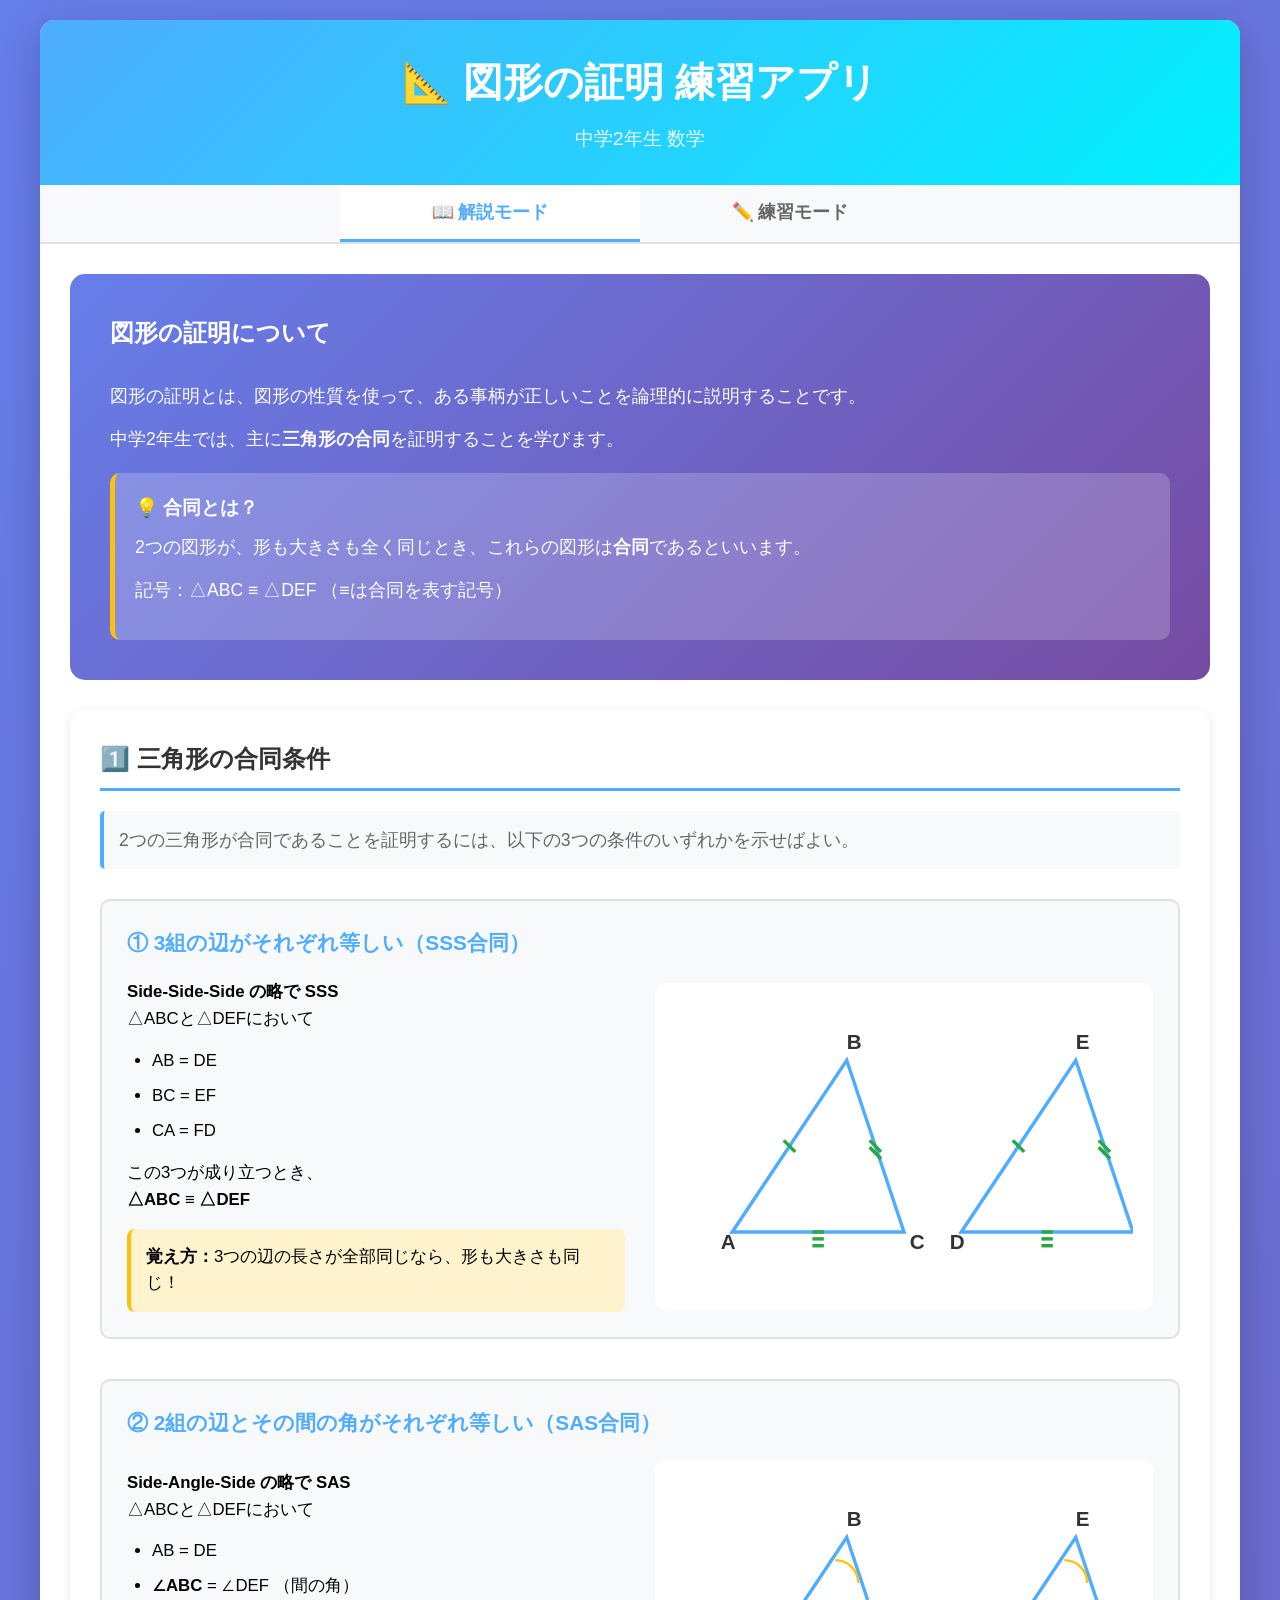
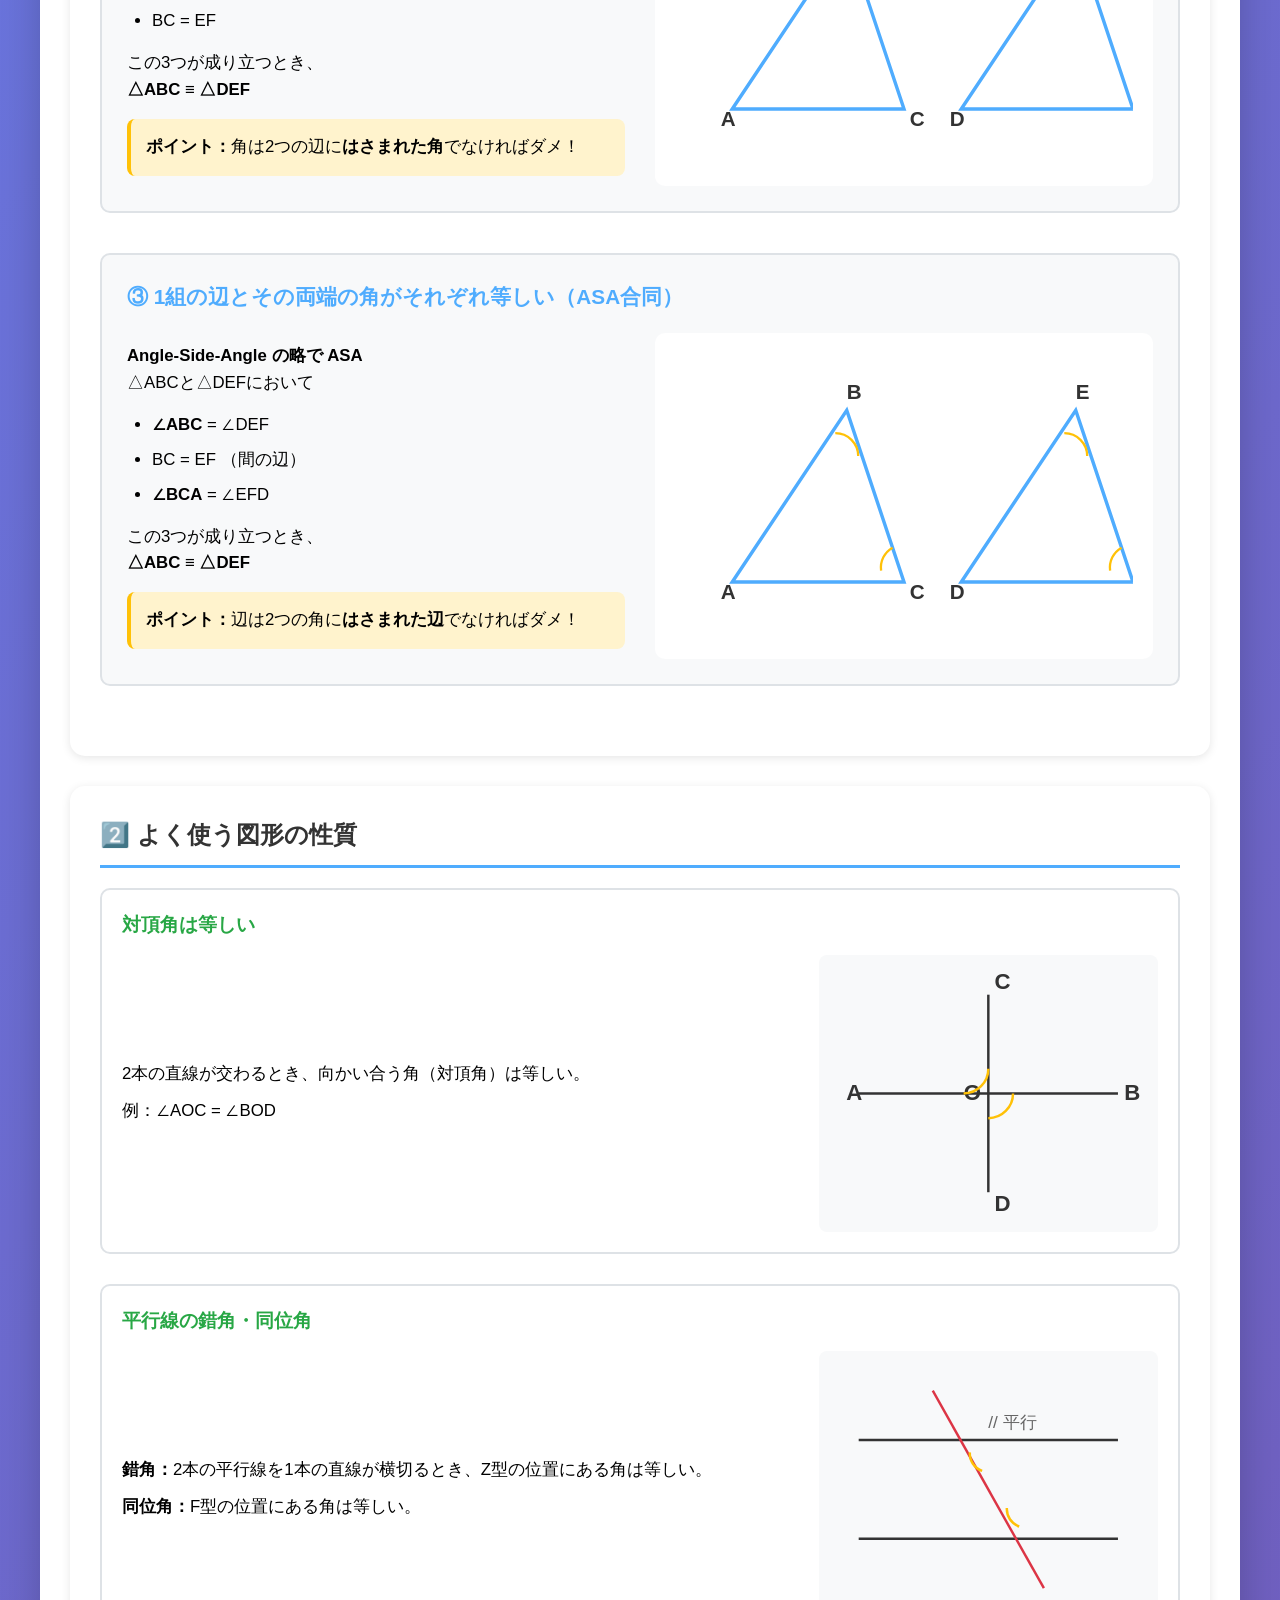
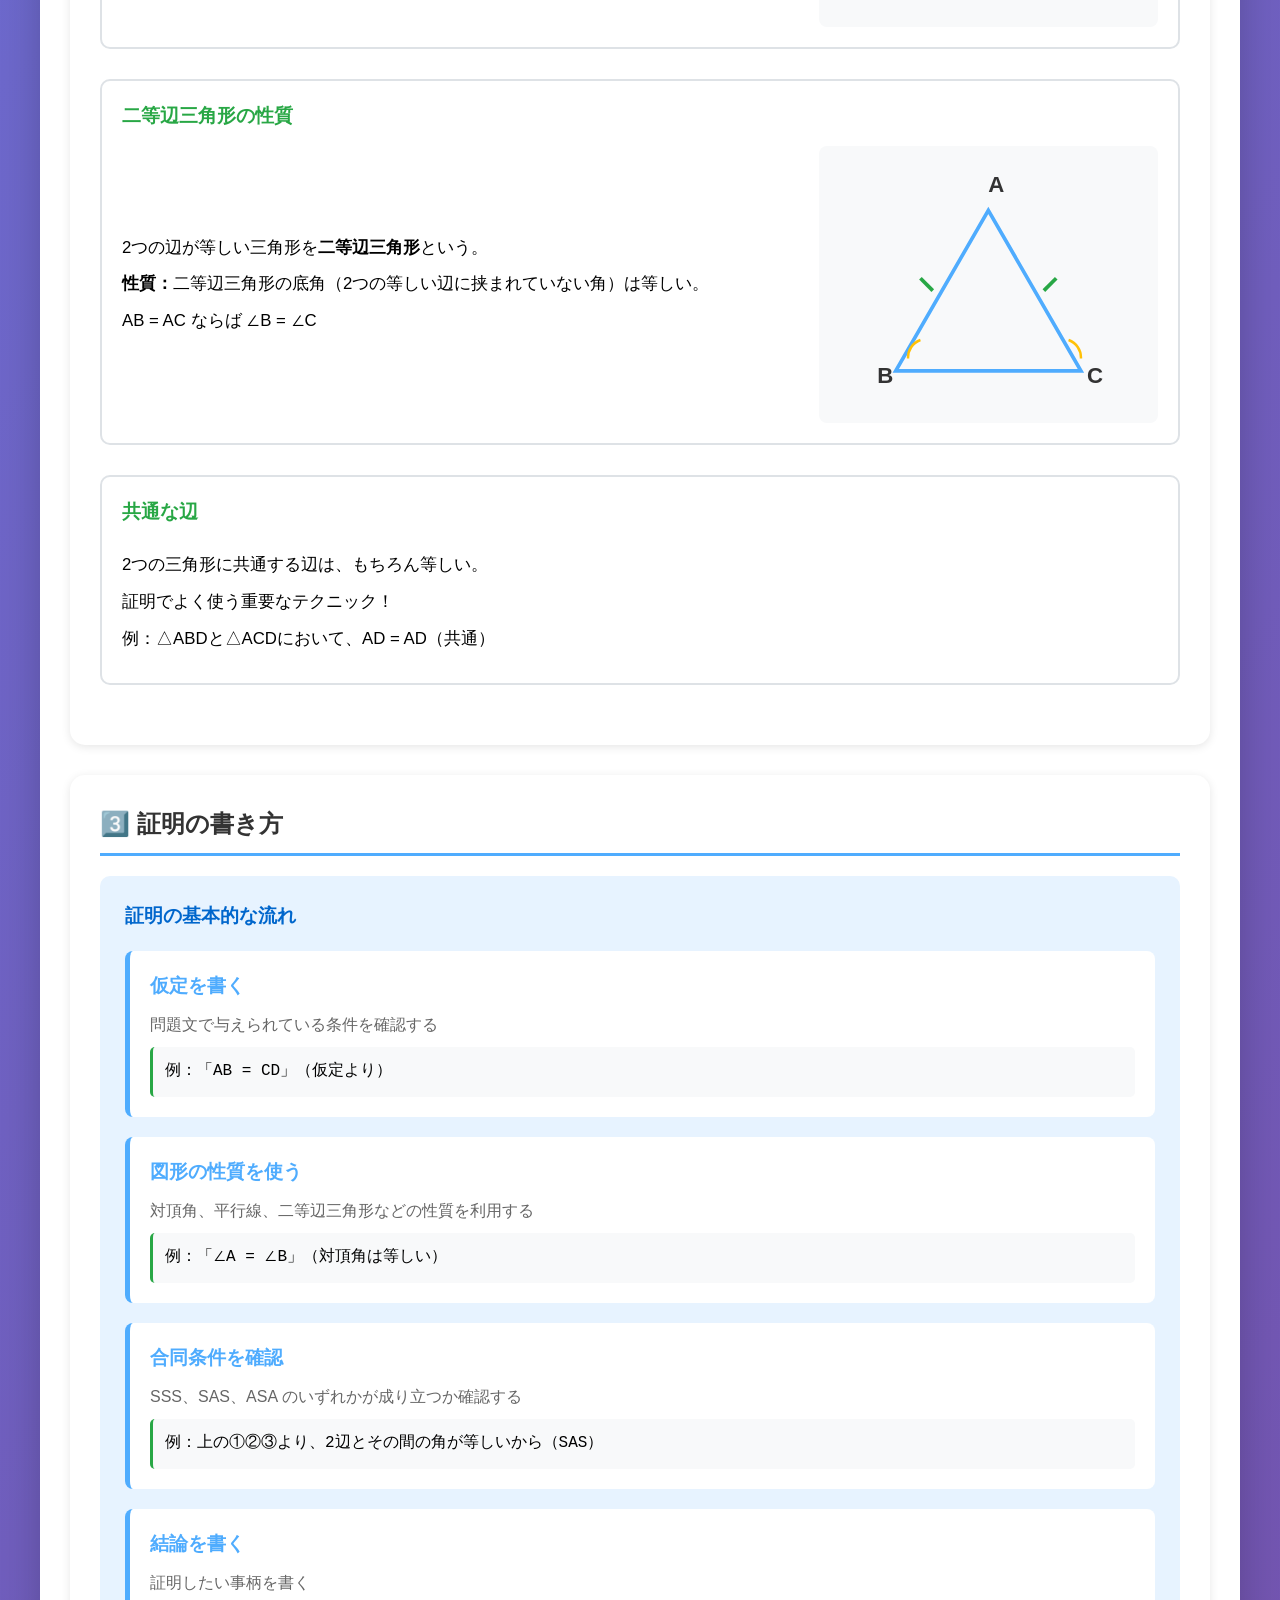
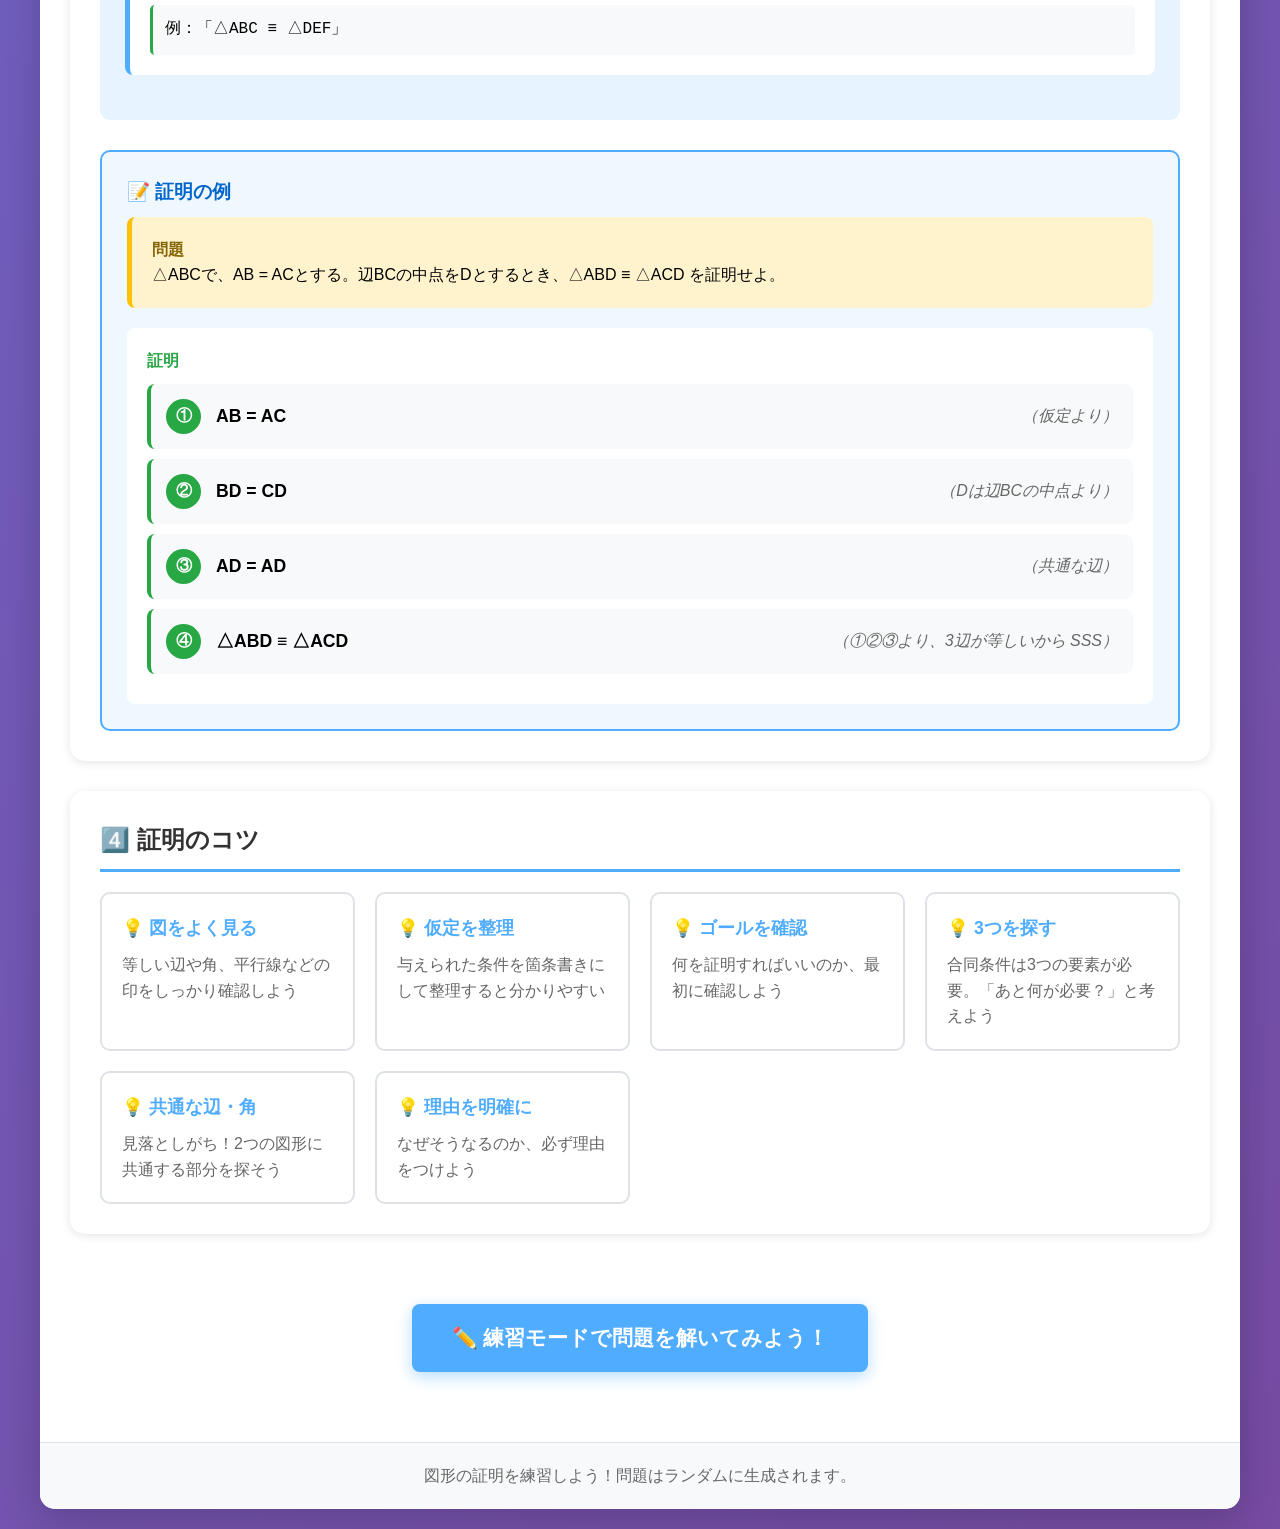
<file: index.html>
<!DOCTYPE html>
<html lang="ja">
<head>
    <meta charset="UTF-8">
    <meta name="viewport" content="width=device-width, initial-scale=1.0">
    <title>図形の証明 学習アプリ</title>
    <link rel="stylesheet" href="styles.css">
</head>
<body>
    <div class="container">
        <header>
            <h1>📐 図形の証明 練習アプリ</h1>
            <p class="subtitle">中学2年生 数学</p>
        </header>

        <nav class="mode-nav">
            <button id="tutorialModeBtn" class="nav-btn active">📖 解説モード</button>
            <button id="practiceModeBtn" class="nav-btn">✏️ 練習モード</button>
        </nav>

        <main id="tutorialMode">
            <section class="tutorial-intro">
                <h2>図形の証明について</h2>
                <div class="intro-content">
                    <p>図形の証明とは、図形の性質を使って、ある事柄が正しいことを論理的に説明することです。</p>
                    <p>中学2年生では、主に<strong>三角形の合同</strong>を証明することを学びます。</p>
                    <div class="key-concept">
                        <h3>💡 合同とは？</h3>
                        <p>2つの図形が、形も大きさも全く同じとき、これらの図形は<strong>合同</strong>であるといいます。</p>
                        <p>記号：△ABC ≡ △DEF （≡は合同を表す記号）</p>
                    </div>
                </div>
            </section>

            <section class="tutorial-section">
                <h2>1️⃣ 三角形の合同条件</h2>
                <p class="section-intro">2つの三角形が合同であることを証明するには、以下の3つの条件のいずれかを示せばよい。</p>

                <div class="proof-method">
                    <h3>① 3組の辺がそれぞれ等しい（SSS合同）</h3>
                    <div class="method-content">
                        <div class="method-explanation">
                            <p><strong>Side-Side-Side の略で SSS</strong></p>
                            <p>△ABCと△DEFにおいて</p>
                            <ul>
                                <li>AB = DE</li>
                                <li>BC = EF</li>
                                <li>CA = FD</li>
                            </ul>
                            <p>この3つが成り立つとき、<br><strong>△ABC ≡ △DEF</strong></p>
                            <div class="tip-box">
                                <strong>覚え方：</strong>3つの辺の長さが全部同じなら、形も大きさも同じ！
                            </div>
                        </div>
                        <div class="method-diagram">
                            <svg viewBox="0 0 400 250" xmlns="http://www.w3.org/2000/svg">
                                <polygon points="50,200 150,50 200,200" fill="none" stroke="#4facfe" stroke-width="3"/>
                                <polygon points="250,200 350,50 400,200" fill="none" stroke="#4facfe" stroke-width="3"/>
                                <text x="40" y="215" class="svg-label">A</text>
                                <text x="150" y="40" class="svg-label">B</text>
                                <text x="205" y="215" class="svg-label">C</text>
                                <text x="240" y="215" class="svg-label">D</text>
                                <text x="350" y="40" class="svg-label">E</text>
                                <text x="405" y="215" class="svg-label">F</text>
                                <!-- Equal marks -->
                                <line x1="95" y1="120" x2="105" y2="130" stroke="#28a745" stroke-width="3"/>
                                <line x1="295" y1="120" x2="305" y2="130" stroke="#28a745" stroke-width="3"/>
                                <line x1="170" y1="120" x2="180" y2="130" stroke="#28a745" stroke-width="3"/>
                                <line x1="170" y1="126" x2="180" y2="136" stroke="#28a745" stroke-width="3"/>
                                <line x1="370" y1="120" x2="380" y2="130" stroke="#28a745" stroke-width="3"/>
                                <line x1="370" y1="126" x2="380" y2="136" stroke="#28a745" stroke-width="3"/>
                                <line x1="120" y1="200" x2="130" y2="200" stroke="#28a745" stroke-width="3"/>
                                <line x1="120" y1="206" x2="130" y2="206" stroke="#28a745" stroke-width="3"/>
                                <line x1="120" y1="212" x2="130" y2="212" stroke="#28a745" stroke-width="3"/>
                                <line x1="320" y1="200" x2="330" y2="200" stroke="#28a745" stroke-width="3"/>
                                <line x1="320" y1="206" x2="330" y2="206" stroke="#28a745" stroke-width="3"/>
                                <line x1="320" y1="212" x2="330" y2="212" stroke="#28a745" stroke-width="3"/>
                            </svg>
                        </div>
                    </div>
                </div>

                <div class="proof-method">
                    <h3>② 2組の辺とその間の角がそれぞれ等しい（SAS合同）</h3>
                    <div class="method-content">
                        <div class="method-explanation">
                            <p><strong>Side-Angle-Side の略で SAS</strong></p>
                            <p>△ABCと△DEFにおいて</p>
                            <ul>
                                <li>AB = DE</li>
                                <li><strong>∠ABC</strong> = ∠DEF （間の角）</li>
                                <li>BC = EF</li>
                            </ul>
                            <p>この3つが成り立つとき、<br><strong>△ABC ≡ △DEF</strong></p>
                            <div class="tip-box">
                                <strong>ポイント：</strong>角は2つの辺に<strong>はさまれた角</strong>でなければダメ！
                            </div>
                        </div>
                        <div class="method-diagram">
                            <svg viewBox="0 0 400 250" xmlns="http://www.w3.org/2000/svg">
                                <polygon points="50,200 150,50 200,200" fill="none" stroke="#4facfe" stroke-width="3"/>
                                <polygon points="250,200 350,50 400,200" fill="none" stroke="#4facfe" stroke-width="3"/>
                                <path d="M 140,70 A 20 20 0 0 1 160,90" stroke="#ffc107" stroke-width="2" fill="none"/>
                                <path d="M 340,70 A 20 20 0 0 1 360,90" stroke="#ffc107" stroke-width="2" fill="none"/>
                                <text x="40" y="215" class="svg-label">A</text>
                                <text x="150" y="40" class="svg-label">B</text>
                                <text x="205" y="215" class="svg-label">C</text>
                                <text x="240" y="215" class="svg-label">D</text>
                                <text x="350" y="40" class="svg-label">E</text>
                                <text x="405" y="215" class="svg-label">F</text>
                            </svg>
                        </div>
                    </div>
                </div>

                <div class="proof-method">
                    <h3>③ 1組の辺とその両端の角がそれぞれ等しい（ASA合同）</h3>
                    <div class="method-content">
                        <div class="method-explanation">
                            <p><strong>Angle-Side-Angle の略で ASA</strong></p>
                            <p>△ABCと△DEFにおいて</p>
                            <ul>
                                <li><strong>∠ABC</strong> = ∠DEF</li>
                                <li>BC = EF （間の辺）</li>
                                <li><strong>∠BCA</strong> = ∠EFD</li>
                            </ul>
                            <p>この3つが成り立つとき、<br><strong>△ABC ≡ △DEF</strong></p>
                            <div class="tip-box">
                                <strong>ポイント：</strong>辺は2つの角に<strong>はさまれた辺</strong>でなければダメ！
                            </div>
                        </div>
                        <div class="method-diagram">
                            <svg viewBox="0 0 400 250" xmlns="http://www.w3.org/2000/svg">
                                <polygon points="50,200 150,50 200,200" fill="none" stroke="#4facfe" stroke-width="3"/>
                                <polygon points="250,200 350,50 400,200" fill="none" stroke="#4facfe" stroke-width="3"/>
                                <path d="M 140,70 A 20 20 0 0 1 160,90" stroke="#ffc107" stroke-width="2" fill="none"/>
                                <path d="M 340,70 A 20 20 0 0 1 360,90" stroke="#ffc107" stroke-width="2" fill="none"/>
                                <path d="M 180,190 A 20 20 0 0 1 190,170" stroke="#ffc107" stroke-width="2" fill="none"/>
                                <path d="M 380,190 A 20 20 0 0 1 390,170" stroke="#ffc107" stroke-width="2" fill="none"/>
                                <text x="40" y="215" class="svg-label">A</text>
                                <text x="150" y="40" class="svg-label">B</text>
                                <text x="205" y="215" class="svg-label">C</text>
                                <text x="240" y="215" class="svg-label">D</text>
                                <text x="350" y="40" class="svg-label">E</text>
                                <text x="405" y="215" class="svg-label">F</text>
                            </svg>
                        </div>
                    </div>
                </div>
            </section>

            <section class="tutorial-section">
                <h2>2️⃣ よく使う図形の性質</h2>

                <div class="property-box">
                    <h3>対頂角は等しい</h3>
                    <div class="property-content">
                        <div class="property-text">
                            <p>2本の直線が交わるとき、向かい合う角（対頂角）は等しい。</p>
                            <p>例：∠AOC = ∠BOD</p>
                        </div>
                        <div class="property-diagram">
                            <svg viewBox="0 0 250 200" xmlns="http://www.w3.org/2000/svg">
                                <line x1="20" y1="100" x2="230" y2="100" stroke="#333" stroke-width="2"/>
                                <line x1="125" y1="20" x2="125" y2="180" stroke="#333" stroke-width="2"/>
                                <text x="10" y="105" class="svg-label">A</text>
                                <text x="235" y="105" class="svg-label">B</text>
                                <text x="130" y="15" class="svg-label">C</text>
                                <text x="130" y="195" class="svg-label">D</text>
                                <text x="105" y="105" class="svg-label">O</text>
                                <path d="M 105,100 A 20 20 0 0 0 125,80" stroke="#ffc107" stroke-width="2" fill="none"/>
                                <path d="M 145,100 A 20 20 0 0 1 125,120" stroke="#ffc107" stroke-width="2" fill="none"/>
                            </svg>
                        </div>
                    </div>
                </div>

                <div class="property-box">
                    <h3>平行線の錯角・同位角</h3>
                    <div class="property-content">
                        <div class="property-text">
                            <p><strong>錯角：</strong>2本の平行線を1本の直線が横切るとき、Z型の位置にある角は等しい。</p>
                            <p><strong>同位角：</strong>F型の位置にある角は等しい。</p>
                        </div>
                        <div class="property-diagram">
                            <svg viewBox="0 0 250 200" xmlns="http://www.w3.org/2000/svg">
                                <line x1="20" y1="60" x2="230" y2="60" stroke="#333" stroke-width="2"/>
                                <line x1="20" y1="140" x2="230" y2="140" stroke="#333" stroke-width="2"/>
                                <line x1="80" y1="20" x2="170" y2="180" stroke="#dc3545" stroke-width="2"/>
                                <text x="125" y="50" fill="#666" font-size="14">// 平行</text>
                                <path d="M 110,70 A 15 15 0 0 0 120,85" stroke="#ffc107" stroke-width="2" fill="none"/>
                                <path d="M 140,115 A 15 15 0 0 0 150,130" stroke="#ffc107" stroke-width="2" fill="none"/>
                            </svg>
                        </div>
                    </div>
                </div>

                <div class="property-box">
                    <h3>二等辺三角形の性質</h3>
                    <div class="property-content">
                        <div class="property-text">
                            <p>2つの辺が等しい三角形を<strong>二等辺三角形</strong>という。</p>
                            <p><strong>性質：</strong>二等辺三角形の底角（2つの等しい辺に挟まれていない角）は等しい。</p>
                            <p>AB = AC ならば ∠B = ∠C</p>
                        </div>
                        <div class="property-diagram">
                            <svg viewBox="0 0 250 200" xmlns="http://www.w3.org/2000/svg">
                                <polygon points="125,40 50,170 200,170" fill="none" stroke="#4facfe" stroke-width="3"/>
                                <line x1="70" y1="95" x2="80" y2="105" stroke="#28a745" stroke-width="3"/>
                                <line x1="170" y1="105" x2="180" y2="95" stroke="#28a745" stroke-width="3"/>
                                <path d="M 60,160 A 15 15 0 0 1 70,145" stroke="#ffc107" stroke-width="2" fill="none"/>
                                <path d="M 190,145 A 15 15 0 0 1 200,160" stroke="#ffc107" stroke-width="2" fill="none"/>
                                <text x="125" y="25" class="svg-label">A</text>
                                <text x="35" y="180" class="svg-label">B</text>
                                <text x="205" y="180" class="svg-label">C</text>
                            </svg>
                        </div>
                    </div>
                </div>

                <div class="property-box">
                    <h3>共通な辺</h3>
                    <div class="property-content">
                        <div class="property-text">
                            <p>2つの三角形に共通する辺は、もちろん等しい。</p>
                            <p>証明でよく使う重要なテクニック！</p>
                            <p>例：△ABDと△ACDにおいて、AD = AD（共通）</p>
                        </div>
                    </div>
                </div>
            </section>

            <section class="tutorial-section">
                <h2>3️⃣ 証明の書き方</h2>
                <div class="writing-guide">
                    <h3>証明の基本的な流れ</h3>
                    <ol class="proof-steps-guide">
                        <li>
                            <strong>仮定を書く</strong>
                            <p>問題文で与えられている条件を確認する</p>
                            <div class="example">例：「AB = CD」（仮定より）</div>
                        </li>
                        <li>
                            <strong>図形の性質を使う</strong>
                            <p>対頂角、平行線、二等辺三角形などの性質を利用する</p>
                            <div class="example">例：「∠A = ∠B」（対頂角は等しい）</div>
                        </li>
                        <li>
                            <strong>合同条件を確認</strong>
                            <p>SSS、SAS、ASA のいずれかが成り立つか確認する</p>
                            <div class="example">例：上の①②③より、2辺とその間の角が等しいから（SAS）</div>
                        </li>
                        <li>
                            <strong>結論を書く</strong>
                            <p>証明したい事柄を書く</p>
                            <div class="example">例：「△ABC ≡ △DEF」</div>
                        </li>
                    </ol>
                </div>

                <div class="example-proof">
                    <h3>📝 証明の例</h3>
                    <div class="example-problem">
                        <h4>問題</h4>
                        <p>△ABCで、AB = ACとする。辺BCの中点をDとするとき、△ABD ≡ △ACD を証明せよ。</p>
                    </div>
                    <div class="example-solution">
                        <h4>証明</h4>
                        <div class="proof-step-example">
                            <span class="step-number">①</span>
                            <span class="step-content">AB = AC</span>
                            <span class="step-reason">（仮定より）</span>
                        </div>
                        <div class="proof-step-example">
                            <span class="step-number">②</span>
                            <span class="step-content">BD = CD</span>
                            <span class="step-reason">（Dは辺BCの中点より）</span>
                        </div>
                        <div class="proof-step-example">
                            <span class="step-number">③</span>
                            <span class="step-content">AD = AD</span>
                            <span class="step-reason">（共通な辺）</span>
                        </div>
                        <div class="proof-step-example">
                            <span class="step-number">④</span>
                            <span class="step-content">△ABD ≡ △ACD</span>
                            <span class="step-reason">（①②③より、3辺が等しいから SSS）</span>
                        </div>
                    </div>
                </div>
            </section>

            <section class="tutorial-section">
                <h2>4️⃣ 証明のコツ</h2>
                <div class="tips-grid">
                    <div class="tip-card">
                        <h3>💡 図をよく見る</h3>
                        <p>等しい辺や角、平行線などの印をしっかり確認しよう</p>
                    </div>
                    <div class="tip-card">
                        <h3>💡 仮定を整理</h3>
                        <p>与えられた条件を箇条書きにして整理すると分かりやすい</p>
                    </div>
                    <div class="tip-card">
                        <h3>💡 ゴールを確認</h3>
                        <p>何を証明すればいいのか、最初に確認しよう</p>
                    </div>
                    <div class="tip-card">
                        <h3>💡 3つを探す</h3>
                        <p>合同条件は3つの要素が必要。「あと何が必要？」と考えよう</p>
                    </div>
                    <div class="tip-card">
                        <h3>💡 共通な辺・角</h3>
                        <p>見落としがち！2つの図形に共通する部分を探そう</p>
                    </div>
                    <div class="tip-card">
                        <h3>💡 理由を明確に</h3>
                        <p>なぜそうなるのか、必ず理由をつけよう</p>
                    </div>
                </div>
            </section>

            <div class="start-practice">
                <button id="startPracticeBtn" class="btn btn-primary btn-large">
                    ✏️ 練習モードで問題を解いてみよう！
                </button>
            </div>
        </main>

        <main id="practiceMode" class="hidden">
                <section class="problem-section">
                    <div class="problem-header">
                        <h2>問題</h2>
                        <button id="newProblemBtn" class="btn btn-primary">新しい問題を生成</button>
                    </div>

                    <div class="problem-content">
                        <div class="geometry-display">
                            <svg id="geometrySvg" viewBox="0 0 500 400" xmlns="http://www.w3.org/2000/svg">
                                <!-- 図形がここに描画されます -->
                            </svg>
                        </div>

                        <div class="problem-description">
                            <h3>条件</h3>
                            <ul id="conditions" class="conditions-list">
                                <!-- 条件がここに表示されます -->
                            </ul>

                            <h3>証明せよ</h3>
                            <p id="goalStatement" class="goal-statement">
                                <!-- 証明する内容がここに表示されます -->
                            </p>
                        </div>
                    </div>
                </section>

                <section class="proof-section">
                    <h2>証明</h2>
                    <div id="proofSteps" class="proof-steps">
                        <!-- 証明のステップがここに追加されます -->
                    </div>

                    <div class="add-step-section">
                        <select id="reasonType" class="form-select">
                            <option value="">理由を選択...</option>
                            <option value="given">仮定より</option>
                            <option value="vertical">対頂角は等しい</option>
                            <option value="common">共通な辺</option>
                            <option value="parallel">平行線の錯角は等しい</option>
                            <option value="parallel-alt">平行線の同位角は等しい</option>
                            <option value="isosceles">二等辺三角形の底角は等しい</option>
                            <option value="congruent-sas">2辺とその間の角が等しい（SAS）</option>
                            <option value="congruent-asa">1辺とその両端の角が等しい（ASA）</option>
                            <option value="congruent-sss">3辺が等しい（SSS）</option>
                            <option value="cpctc">合同な図形の対応する辺（角）は等しい</option>
                        </select>

                        <input type="text" id="stepContent" class="form-input" placeholder="例: AB = CD">

                        <button id="addStepBtn" class="btn btn-secondary">ステップを追加</button>
                    </div>

                    <div class="proof-actions">
                        <button id="checkAnswerBtn" class="btn btn-success">答え合わせ</button>
                        <button id="showHintBtn" class="btn btn-info">ヒント</button>
                        <button id="showAnswerBtn" class="btn btn-warning">解答を表示</button>
                        <button id="clearProofBtn" class="btn btn-danger">クリア</button>
                    </div>

                    <div id="feedback" class="feedback hidden">
                        <!-- フィードバックがここに表示されます -->
                    </div>
                </section>

                <section class="answer-section hidden" id="answerSection">
                    <h2>模範解答</h2>
                    <div id="modelAnswer" class="model-answer">
                        <!-- 模範解答がここに表示されます -->
                    </div>
                </section>
            </main>

        <footer>
            <p>図形の証明を練習しよう！問題はランダムに生成されます。</p>
        </footer>
    </div>

    <script src="app.js"></script>
</body>
</html>
</file>
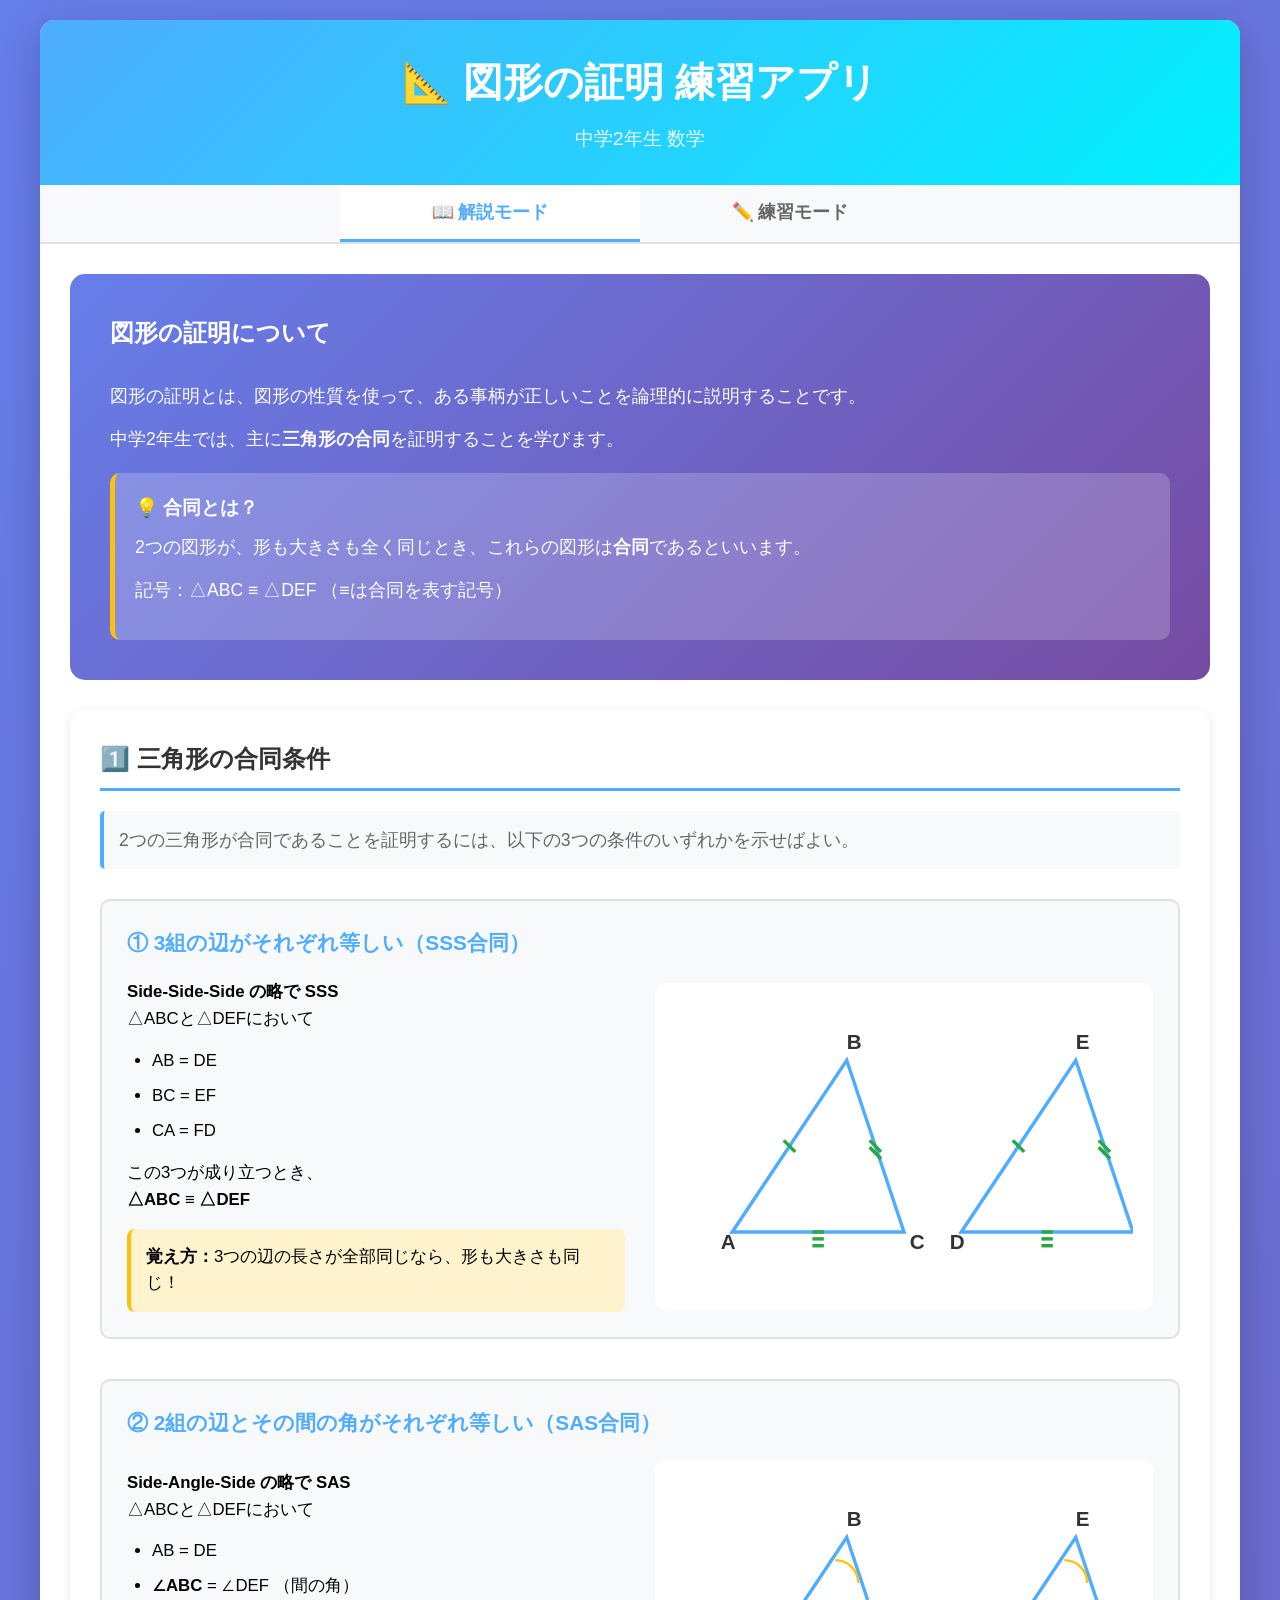
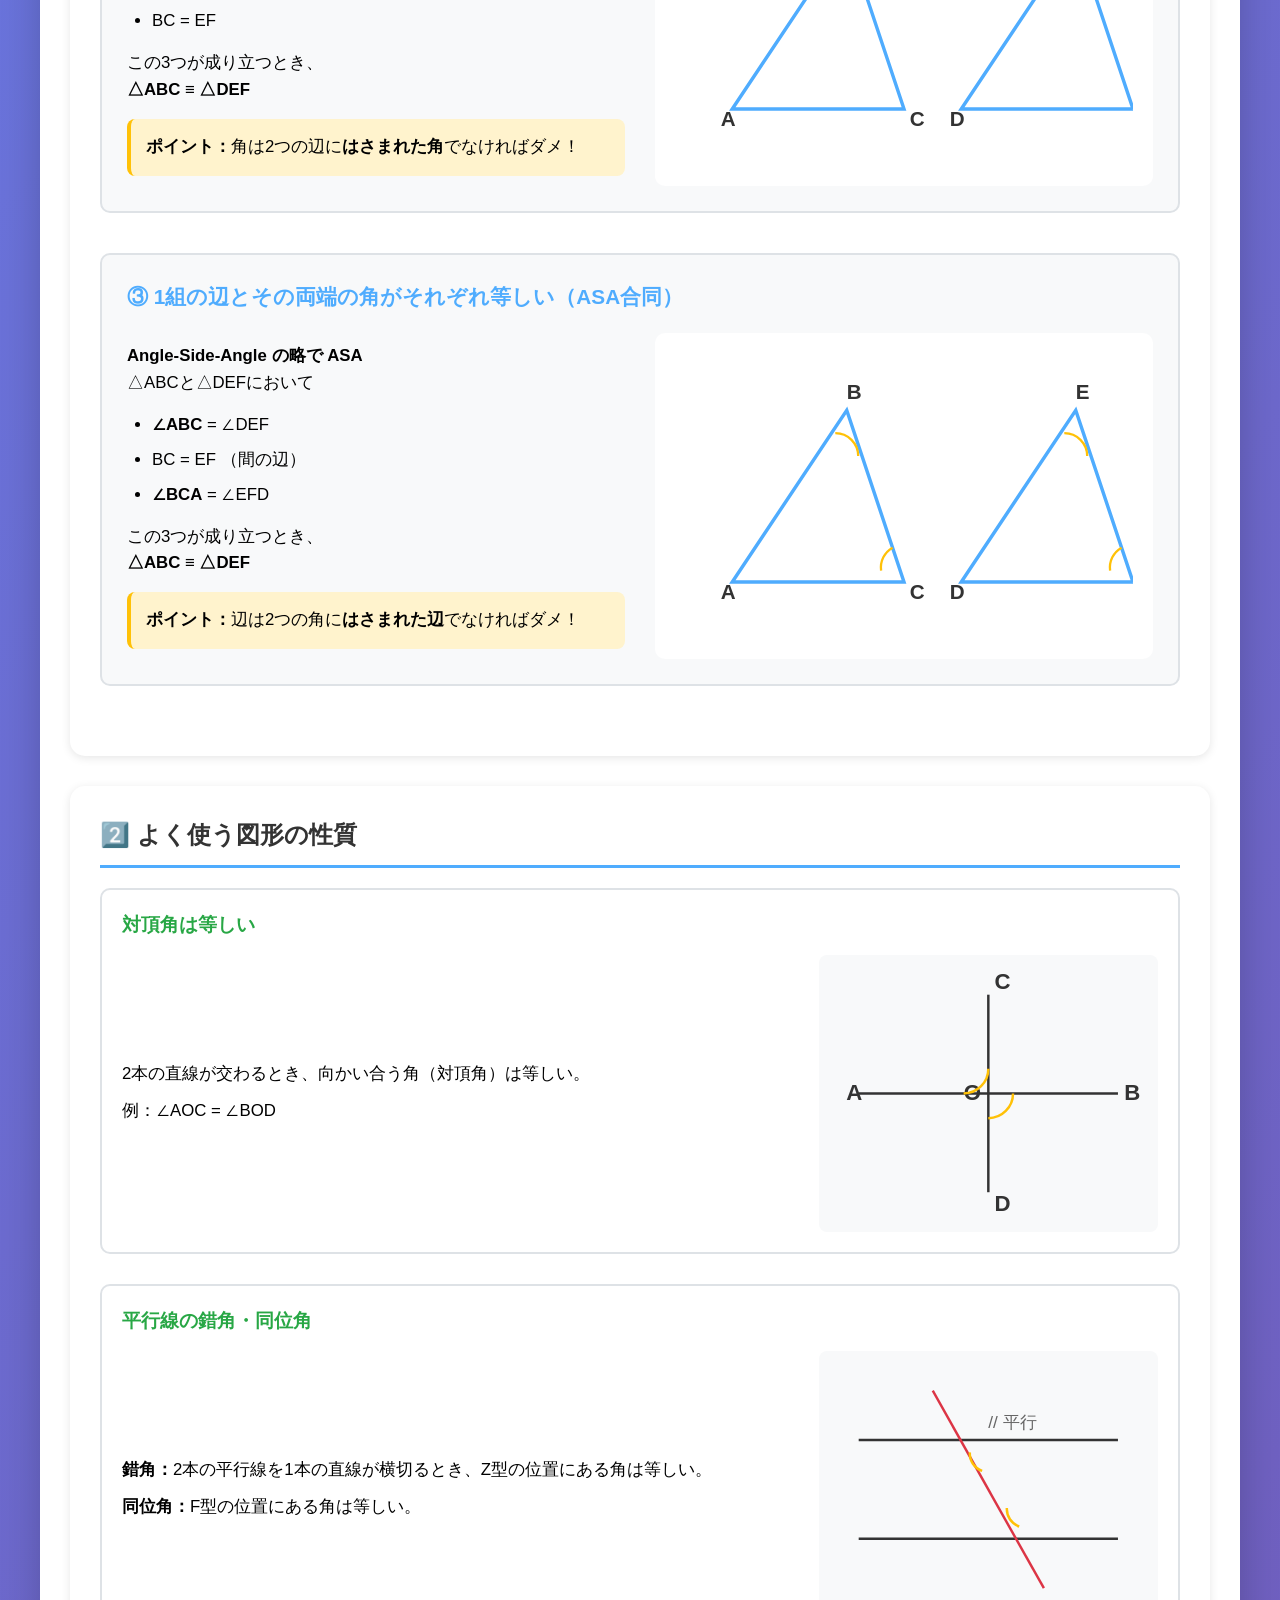
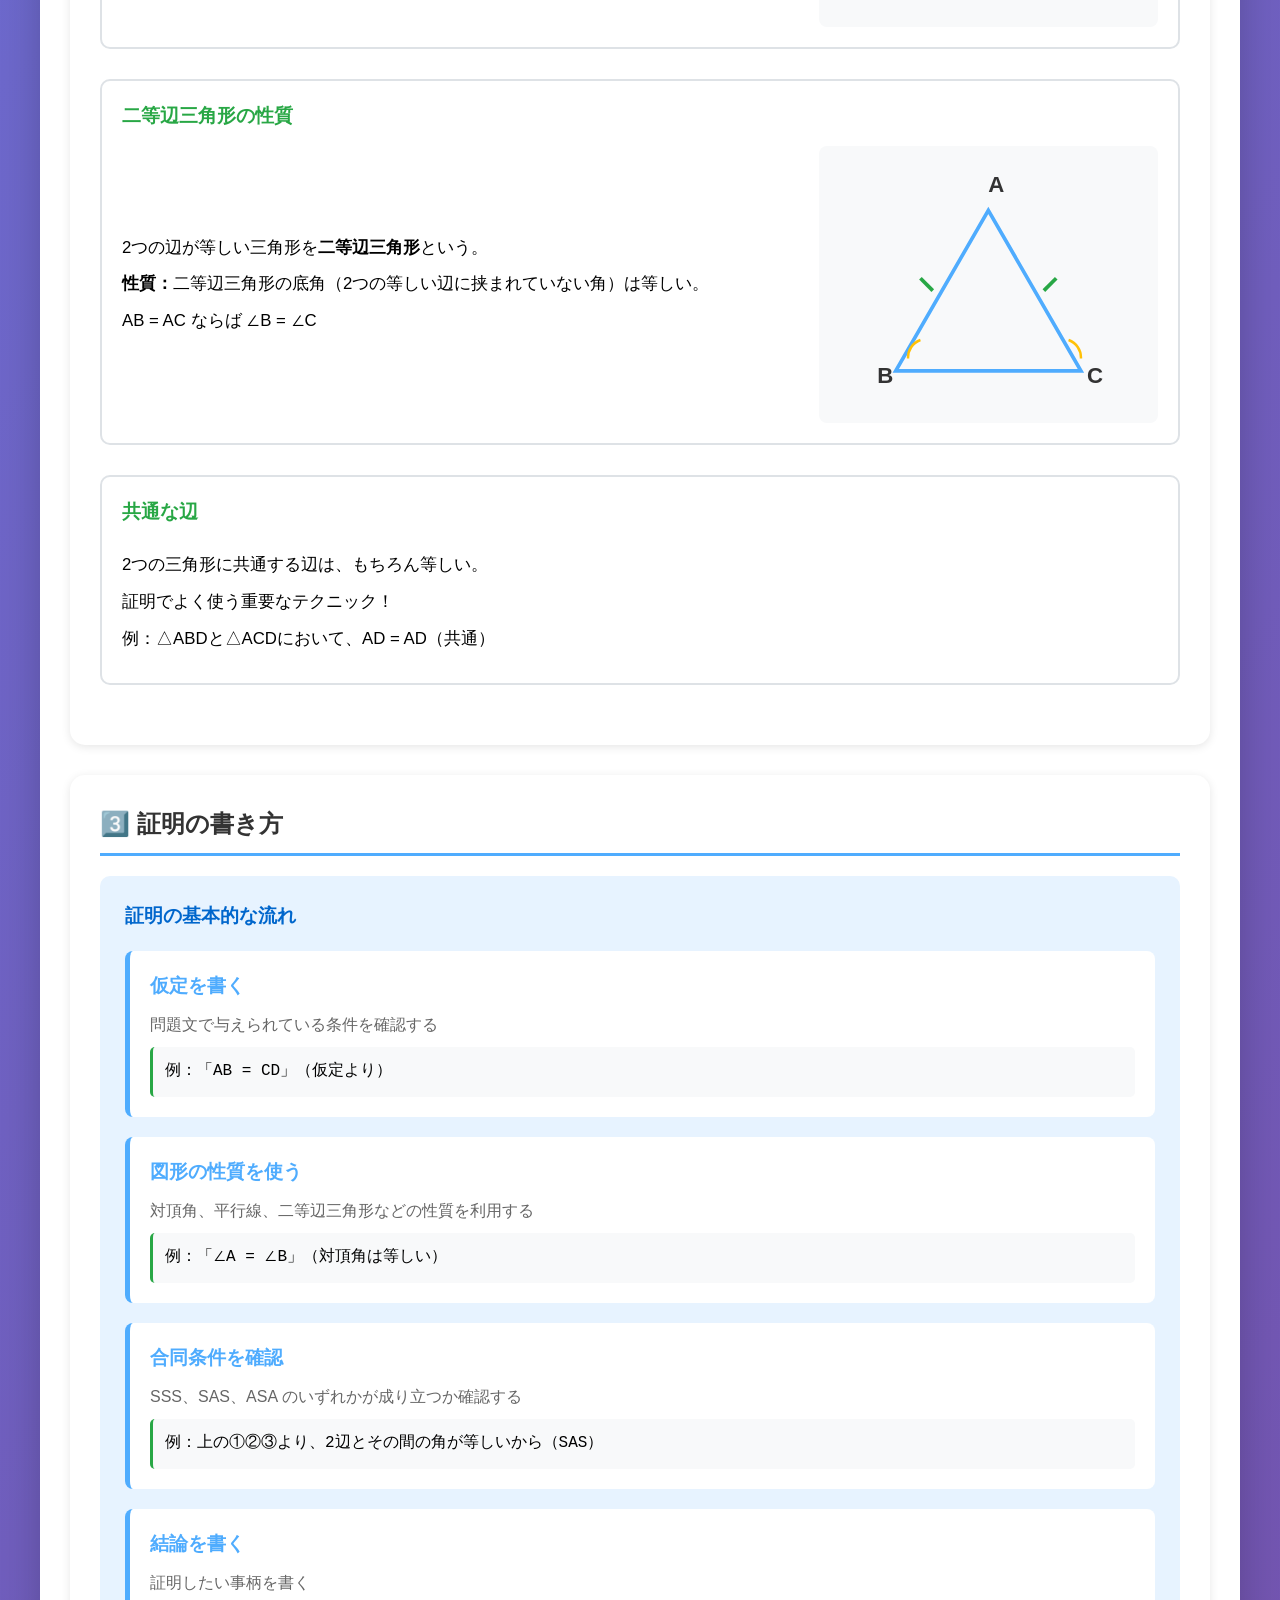
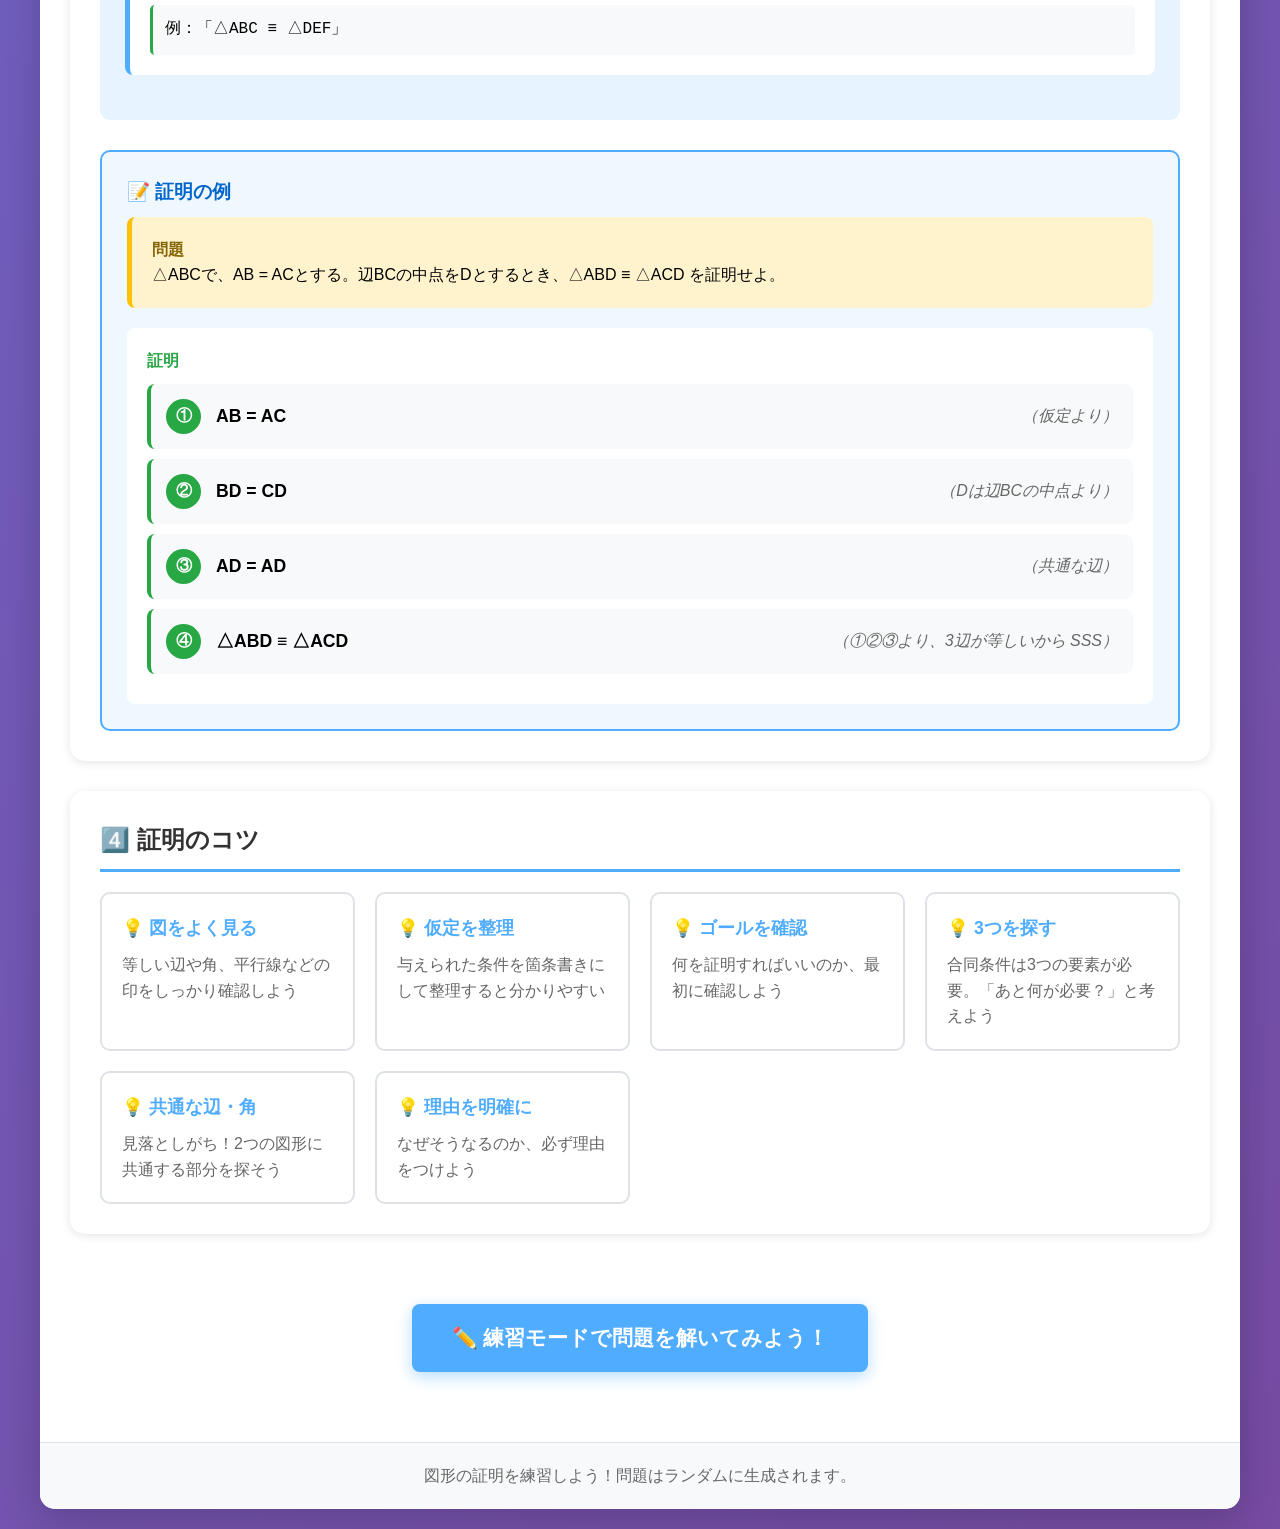
<file: geometry-proof-app-standalone.html>
<!DOCTYPE html>
<html lang="ja">
<head>
    <meta charset="UTF-8">
    <meta name="viewport" content="width=device-width, initial-scale=1.0">
    <title>図形の証明 学習アプリ - スタンドアロン版</title>
    <style>
* {
    margin: 0;
    padding: 0;
    box-sizing: border-box;
}

body {
    font-family: 'Segoe UI', Tahoma, Geneva, Verdana, sans-serif;
    background: linear-gradient(135deg, #667eea 0%, #764ba2 100%);
    min-height: 100vh;
    padding: 20px;
    line-height: 1.6;
}

.container {
    max-width: 1200px;
    margin: 0 auto;
    background: white;
    border-radius: 15px;
    box-shadow: 0 10px 40px rgba(0, 0, 0, 0.2);
    overflow: hidden;
}

header {
    background: linear-gradient(135deg, #4facfe 0%, #00f2fe 100%);
    color: white;
    padding: 30px;
    text-align: center;
}

header h1 {
    font-size: 2.5em;
    margin-bottom: 10px;
}

.subtitle {
    font-size: 1.2em;
    opacity: 0.9;
}

main {
    padding: 30px;
}

section {
    margin-bottom: 40px;
}

h2 {
    color: #333;
    margin-bottom: 20px;
    padding-bottom: 10px;
    border-bottom: 3px solid #4facfe;
}

h3 {
    color: #555;
    margin-top: 20px;
    margin-bottom: 10px;
}

.problem-header {
    display: flex;
    justify-content: space-between;
    align-items: center;
    flex-wrap: wrap;
    gap: 15px;
    margin-bottom: 20px;
}

.problem-content {
    display: grid;
    grid-template-columns: 1fr 1fr;
    gap: 30px;
    margin-top: 20px;
}

@media (max-width: 768px) {
    .problem-content {
        grid-template-columns: 1fr;
    }
}

.geometry-display {
    background: #f8f9fa;
    border: 2px solid #dee2e6;
    border-radius: 10px;
    padding: 20px;
    display: flex;
    justify-content: center;
    align-items: center;
}

#geometrySvg {
    width: 100%;
    height: auto;
    max-width: 500px;
}

.problem-description {
    background: #f8f9fa;
    padding: 20px;
    border-radius: 10px;
}

.conditions-list {
    list-style-position: inside;
    padding-left: 10px;
}

.conditions-list li {
    margin: 8px 0;
    color: #333;
}

.goal-statement {
    background: #fff3cd;
    padding: 15px;
    border-left: 4px solid #ffc107;
    border-radius: 5px;
    font-weight: bold;
    color: #856404;
}

.proof-steps {
    background: #f8f9fa;
    padding: 20px;
    border-radius: 10px;
    min-height: 100px;
    margin-bottom: 20px;
}

.proof-step {
    background: white;
    padding: 15px;
    margin-bottom: 10px;
    border-radius: 8px;
    border-left: 4px solid #4facfe;
    display: flex;
    justify-content: space-between;
    align-items: flex-start;
    box-shadow: 0 2px 5px rgba(0, 0, 0, 0.1);
}

.proof-step-content {
    flex: 1;
}

.proof-step-number {
    font-weight: bold;
    color: #4facfe;
    margin-bottom: 5px;
}

.proof-step-text {
    font-size: 1.1em;
    margin-bottom: 5px;
}

.proof-step-reason {
    color: #666;
    font-size: 0.9em;
    font-style: italic;
}

.proof-step-delete {
    background: #dc3545;
    color: white;
    border: none;
    padding: 5px 10px;
    border-radius: 5px;
    cursor: pointer;
    font-size: 0.9em;
}

.proof-step-delete:hover {
    background: #c82333;
}

.add-step-section {
    display: flex;
    gap: 10px;
    margin-bottom: 20px;
    flex-wrap: wrap;
}

.form-select,
.form-input {
    padding: 12px;
    border: 2px solid #dee2e6;
    border-radius: 8px;
    font-size: 1em;
    flex: 1;
    min-width: 200px;
}

.form-select:focus,
.form-input:focus {
    outline: none;
    border-color: #4facfe;
}

.btn {
    padding: 12px 24px;
    border: none;
    border-radius: 8px;
    cursor: pointer;
    font-size: 1em;
    font-weight: bold;
    transition: all 0.3s ease;
}

.btn:hover {
    transform: translateY(-2px);
    box-shadow: 0 4px 8px rgba(0, 0, 0, 0.2);
}

.btn-primary {
    background: #4facfe;
    color: white;
}

.btn-primary:hover {
    background: #3d8fe0;
}

.btn-secondary {
    background: #6c757d;
    color: white;
}

.btn-secondary:hover {
    background: #545b62;
}

.btn-success {
    background: #28a745;
    color: white;
}

.btn-success:hover {
    background: #218838;
}

.btn-info {
    background: #17a2b8;
    color: white;
}

.btn-info:hover {
    background: #138496;
}

.btn-warning {
    background: #ffc107;
    color: #333;
}

.btn-warning:hover {
    background: #e0a800;
}

.btn-danger {
    background: #dc3545;
    color: white;
}

.btn-danger:hover {
    background: #c82333;
}

.proof-actions {
    display: flex;
    gap: 10px;
    flex-wrap: wrap;
    margin-bottom: 20px;
}

.feedback {
    padding: 20px;
    border-radius: 10px;
    margin-top: 20px;
    font-weight: bold;
}

.feedback.success {
    background: #d4edda;
    border: 2px solid #28a745;
    color: #155724;
}

.feedback.error {
    background: #f8d7da;
    border: 2px solid #dc3545;
    color: #721c24;
}

.feedback.info {
    background: #d1ecf1;
    border: 2px solid #17a2b8;
    color: #0c5460;
}

.hidden {
    display: none;
}

.model-answer {
    background: #e7f3ff;
    padding: 20px;
    border-radius: 10px;
}

.model-answer-step {
    background: white;
    padding: 15px;
    margin-bottom: 10px;
    border-radius: 8px;
    border-left: 4px solid #28a745;
    box-shadow: 0 2px 5px rgba(0, 0, 0, 0.1);
}

footer {
    background: #f8f9fa;
    padding: 20px;
    text-align: center;
    color: #666;
    border-top: 1px solid #dee2e6;
}

/* SVG スタイル */
.svg-line {
    stroke: #333;
    stroke-width: 2;
    fill: none;
}

.svg-point {
    fill: #dc3545;
}

.svg-label {
    font-size: 18px;
    font-weight: bold;
    fill: #333;
}

.svg-angle-mark {
    stroke: #4facfe;
    stroke-width: 2;
    fill: none;
}

.svg-equal-mark {
    stroke: #28a745;
    stroke-width: 3;
}

.svg-parallel-mark {
    stroke: #ffc107;
    stroke-width: 2;
}

/* ナビゲーション */
.mode-nav {
    display: flex;
    justify-content: center;
    gap: 0;
    background: #f8f9fa;
    border-bottom: 2px solid #dee2e6;
}

.nav-btn {
    flex: 1;
    max-width: 300px;
    padding: 15px 30px;
    background: transparent;
    border: none;
    font-size: 1.1em;
    font-weight: bold;
    color: #666;
    cursor: pointer;
    transition: all 0.3s ease;
    border-bottom: 3px solid transparent;
}

.nav-btn:hover {
    background: #e9ecef;
}

.nav-btn.active {
    color: #4facfe;
    background: white;
    border-bottom-color: #4facfe;
}

/* 解説モード */
#tutorialMode {
    animation: fadeIn 0.5s ease-in;
}

#practiceMode {
    animation: fadeIn 0.5s ease-in;
}

@keyframes fadeIn {
    from {
        opacity: 0;
        transform: translateY(10px);
    }
    to {
        opacity: 1;
        transform: translateY(0);
    }
}

.tutorial-intro {
    background: linear-gradient(135deg, #667eea 0%, #764ba2 100%);
    color: white;
    padding: 40px;
    border-radius: 15px;
    margin-bottom: 30px;
}

.tutorial-intro h2 {
    color: white;
    border-bottom: none;
    margin-bottom: 20px;
}

.intro-content p {
    font-size: 1.1em;
    margin-bottom: 15px;
}

.key-concept {
    background: rgba(255, 255, 255, 0.2);
    padding: 20px;
    border-radius: 10px;
    margin-top: 20px;
    border-left: 5px solid #ffc107;
}

.key-concept h3 {
    color: white;
    margin-top: 0;
}

.tutorial-section {
    background: white;
    padding: 30px;
    border-radius: 15px;
    margin-bottom: 30px;
    box-shadow: 0 2px 10px rgba(0, 0, 0, 0.1);
}

.section-intro {
    font-size: 1.1em;
    color: #666;
    margin-bottom: 30px;
    padding: 15px;
    background: #f8f9fa;
    border-left: 4px solid #4facfe;
    border-radius: 5px;
}

.proof-method {
    margin-bottom: 40px;
    padding: 25px;
    background: #f8f9fa;
    border-radius: 10px;
    border: 2px solid #dee2e6;
}

.proof-method h3 {
    color: #4facfe;
    margin-top: 0;
    margin-bottom: 20px;
    font-size: 1.3em;
}

.method-content {
    display: grid;
    grid-template-columns: 1fr 1fr;
    gap: 30px;
    align-items: center;
}

@media (max-width: 768px) {
    .method-content {
        grid-template-columns: 1fr;
    }
}

.method-explanation {
    font-size: 1.05em;
}

.method-explanation ul {
    margin: 15px 0;
    padding-left: 25px;
}

.method-explanation li {
    margin: 8px 0;
}

.method-diagram {
    background: white;
    padding: 20px;
    border-radius: 10px;
    display: flex;
    justify-content: center;
    align-items: center;
}

.method-diagram svg {
    max-width: 100%;
    height: auto;
}

.tip-box {
    background: #fff3cd;
    padding: 15px;
    border-radius: 8px;
    margin-top: 15px;
    border-left: 4px solid #ffc107;
}

.property-box {
    margin-bottom: 30px;
    padding: 20px;
    background: white;
    border-radius: 10px;
    border: 2px solid #dee2e6;
}

.property-box h3 {
    color: #28a745;
    margin-top: 0;
    margin-bottom: 15px;
}

.property-content {
    display: grid;
    grid-template-columns: 2fr 1fr;
    gap: 20px;
    align-items: center;
}

@media (max-width: 768px) {
    .property-content {
        grid-template-columns: 1fr;
    }
}

.property-text {
    font-size: 1.05em;
}

.property-text p {
    margin: 10px 0;
}

.property-diagram {
    background: #f8f9fa;
    padding: 15px;
    border-radius: 8px;
    display: flex;
    justify-content: center;
}

.property-diagram svg {
    max-width: 100%;
    height: auto;
}

.writing-guide {
    background: #e7f3ff;
    padding: 25px;
    border-radius: 10px;
    margin-bottom: 30px;
}

.writing-guide h3 {
    color: #0066cc;
    margin-top: 0;
}

.proof-steps-guide {
    counter-reset: step-counter;
    list-style: none;
    padding-left: 0;
}

.proof-steps-guide > li {
    margin: 20px 0;
    padding: 20px;
    background: white;
    border-radius: 8px;
    border-left: 5px solid #4facfe;
}

.proof-steps-guide > li strong {
    display: block;
    font-size: 1.2em;
    color: #4facfe;
    margin-bottom: 10px;
}

.proof-steps-guide > li p {
    margin: 10px 0;
    color: #666;
}

.example {
    background: #f8f9fa;
    padding: 12px;
    border-radius: 5px;
    font-family: 'Courier New', monospace;
    margin-top: 10px;
    border-left: 3px solid #28a745;
}

.example-proof {
    background: #f0f8ff;
    padding: 25px;
    border-radius: 10px;
    border: 2px solid #4facfe;
}

.example-proof h3 {
    color: #0066cc;
    margin-top: 0;
}

.example-problem {
    background: #fff3cd;
    padding: 20px;
    border-radius: 8px;
    margin-bottom: 20px;
    border-left: 5px solid #ffc107;
}

.example-problem h4 {
    margin-top: 0;
    color: #856404;
}

.example-solution {
    background: white;
    padding: 20px;
    border-radius: 8px;
}

.example-solution h4 {
    margin-top: 0;
    color: #28a745;
}

.proof-step-example {
    display: flex;
    align-items: center;
    gap: 15px;
    padding: 15px;
    margin: 10px 0;
    background: #f8f9fa;
    border-radius: 8px;
    border-left: 4px solid #28a745;
}

.step-number {
    background: #28a745;
    color: white;
    width: 35px;
    height: 35px;
    border-radius: 50%;
    display: flex;
    align-items: center;
    justify-content: center;
    font-weight: bold;
    flex-shrink: 0;
}

.step-content {
    flex: 1;
    font-weight: bold;
    font-size: 1.1em;
}

.step-reason {
    color: #666;
    font-style: italic;
}

.tips-grid {
    display: grid;
    grid-template-columns: repeat(auto-fit, minmax(250px, 1fr));
    gap: 20px;
    margin-top: 20px;
}

.tip-card {
    background: white;
    padding: 20px;
    border-radius: 10px;
    border: 2px solid #dee2e6;
    transition: all 0.3s ease;
}

.tip-card:hover {
    transform: translateY(-5px);
    box-shadow: 0 5px 15px rgba(0, 0, 0, 0.2);
    border-color: #4facfe;
}

.tip-card h3 {
    color: #4facfe;
    margin-top: 0;
    font-size: 1.1em;
}

.tip-card p {
    color: #666;
    margin: 0;
}

.start-practice {
    text-align: center;
    padding: 40px 0;
}

.btn-large {
    font-size: 1.3em;
    padding: 20px 40px;
    box-shadow: 0 5px 15px rgba(79, 172, 254, 0.4);
}

.btn-large:hover {
    transform: translateY(-3px);
    box-shadow: 0 8px 20px rgba(79, 172, 254, 0.6);
}
    </style>
</head>
<body>
    <div class="container">
        <header>
            <h1>📐 図形の証明 練習アプリ</h1>
            <p class="subtitle">中学2年生 数学</p>
        </header>

        <nav class="mode-nav">
            <button id="tutorialModeBtn" class="nav-btn active">📖 解説モード</button>
            <button id="practiceModeBtn" class="nav-btn">✏️ 練習モード</button>
        </nav>

        <main id="tutorialMode">
            <section class="tutorial-intro">
                <h2>図形の証明について</h2>
                <div class="intro-content">
                    <p>図形の証明とは、図形の性質を使って、ある事柄が正しいことを論理的に説明することです。</p>
                    <p>中学2年生では、主に<strong>三角形の合同</strong>を証明することを学びます。</p>
                    <div class="key-concept">
                        <h3>💡 合同とは？</h3>
                        <p>2つの図形が、形も大きさも全く同じとき、これらの図形は<strong>合同</strong>であるといいます。</p>
                        <p>記号：△ABC ≡ △DEF （≡は合同を表す記号）</p>
                    </div>
                </div>
            </section>

            <section class="tutorial-section">
                <h2>1️⃣ 三角形の合同条件</h2>
                <p class="section-intro">2つの三角形が合同であることを証明するには、以下の3つの条件のいずれかを示せばよい。</p>

                <div class="proof-method">
                    <h3>① 3組の辺がそれぞれ等しい（SSS合同）</h3>
                    <div class="method-content">
                        <div class="method-explanation">
                            <p><strong>Side-Side-Side の略で SSS</strong></p>
                            <p>△ABCと△DEFにおいて</p>
                            <ul>
                                <li>AB = DE</li>
                                <li>BC = EF</li>
                                <li>CA = FD</li>
                            </ul>
                            <p>この3つが成り立つとき、<br><strong>△ABC ≡ △DEF</strong></p>
                            <div class="tip-box">
                                <strong>覚え方：</strong>3つの辺の長さが全部同じなら、形も大きさも同じ！
                            </div>
                        </div>
                        <div class="method-diagram">
                            <svg viewBox="0 0 400 250" xmlns="http://www.w3.org/2000/svg">
                                <polygon points="50,200 150,50 200,200" fill="none" stroke="#4facfe" stroke-width="3"/>
                                <polygon points="250,200 350,50 400,200" fill="none" stroke="#4facfe" stroke-width="3"/>
                                <text x="40" y="215" class="svg-label">A</text>
                                <text x="150" y="40" class="svg-label">B</text>
                                <text x="205" y="215" class="svg-label">C</text>
                                <text x="240" y="215" class="svg-label">D</text>
                                <text x="350" y="40" class="svg-label">E</text>
                                <text x="405" y="215" class="svg-label">F</text>
                                <!-- Equal marks -->
                                <line x1="95" y1="120" x2="105" y2="130" stroke="#28a745" stroke-width="3"/>
                                <line x1="295" y1="120" x2="305" y2="130" stroke="#28a745" stroke-width="3"/>
                                <line x1="170" y1="120" x2="180" y2="130" stroke="#28a745" stroke-width="3"/>
                                <line x1="170" y1="126" x2="180" y2="136" stroke="#28a745" stroke-width="3"/>
                                <line x1="370" y1="120" x2="380" y2="130" stroke="#28a745" stroke-width="3"/>
                                <line x1="370" y1="126" x2="380" y2="136" stroke="#28a745" stroke-width="3"/>
                                <line x1="120" y1="200" x2="130" y2="200" stroke="#28a745" stroke-width="3"/>
                                <line x1="120" y1="206" x2="130" y2="206" stroke="#28a745" stroke-width="3"/>
                                <line x1="120" y1="212" x2="130" y2="212" stroke="#28a745" stroke-width="3"/>
                                <line x1="320" y1="200" x2="330" y2="200" stroke="#28a745" stroke-width="3"/>
                                <line x1="320" y1="206" x2="330" y2="206" stroke="#28a745" stroke-width="3"/>
                                <line x1="320" y1="212" x2="330" y2="212" stroke="#28a745" stroke-width="3"/>
                            </svg>
                        </div>
                    </div>
                </div>

                <div class="proof-method">
                    <h3>② 2組の辺とその間の角がそれぞれ等しい（SAS合同）</h3>
                    <div class="method-content">
                        <div class="method-explanation">
                            <p><strong>Side-Angle-Side の略で SAS</strong></p>
                            <p>△ABCと△DEFにおいて</p>
                            <ul>
                                <li>AB = DE</li>
                                <li><strong>∠ABC</strong> = ∠DEF （間の角）</li>
                                <li>BC = EF</li>
                            </ul>
                            <p>この3つが成り立つとき、<br><strong>△ABC ≡ △DEF</strong></p>
                            <div class="tip-box">
                                <strong>ポイント：</strong>角は2つの辺に<strong>はさまれた角</strong>でなければダメ！
                            </div>
                        </div>
                        <div class="method-diagram">
                            <svg viewBox="0 0 400 250" xmlns="http://www.w3.org/2000/svg">
                                <polygon points="50,200 150,50 200,200" fill="none" stroke="#4facfe" stroke-width="3"/>
                                <polygon points="250,200 350,50 400,200" fill="none" stroke="#4facfe" stroke-width="3"/>
                                <path d="M 140,70 A 20 20 0 0 1 160,90" stroke="#ffc107" stroke-width="2" fill="none"/>
                                <path d="M 340,70 A 20 20 0 0 1 360,90" stroke="#ffc107" stroke-width="2" fill="none"/>
                                <text x="40" y="215" class="svg-label">A</text>
                                <text x="150" y="40" class="svg-label">B</text>
                                <text x="205" y="215" class="svg-label">C</text>
                                <text x="240" y="215" class="svg-label">D</text>
                                <text x="350" y="40" class="svg-label">E</text>
                                <text x="405" y="215" class="svg-label">F</text>
                            </svg>
                        </div>
                    </div>
                </div>

                <div class="proof-method">
                    <h3>③ 1組の辺とその両端の角がそれぞれ等しい（ASA合同）</h3>
                    <div class="method-content">
                        <div class="method-explanation">
                            <p><strong>Angle-Side-Angle の略で ASA</strong></p>
                            <p>△ABCと△DEFにおいて</p>
                            <ul>
                                <li><strong>∠ABC</strong> = ∠DEF</li>
                                <li>BC = EF （間の辺）</li>
                                <li><strong>∠BCA</strong> = ∠EFD</li>
                            </ul>
                            <p>この3つが成り立つとき、<br><strong>△ABC ≡ △DEF</strong></p>
                            <div class="tip-box">
                                <strong>ポイント：</strong>辺は2つの角に<strong>はさまれた辺</strong>でなければダメ！
                            </div>
                        </div>
                        <div class="method-diagram">
                            <svg viewBox="0 0 400 250" xmlns="http://www.w3.org/2000/svg">
                                <polygon points="50,200 150,50 200,200" fill="none" stroke="#4facfe" stroke-width="3"/>
                                <polygon points="250,200 350,50 400,200" fill="none" stroke="#4facfe" stroke-width="3"/>
                                <path d="M 140,70 A 20 20 0 0 1 160,90" stroke="#ffc107" stroke-width="2" fill="none"/>
                                <path d="M 340,70 A 20 20 0 0 1 360,90" stroke="#ffc107" stroke-width="2" fill="none"/>
                                <path d="M 180,190 A 20 20 0 0 1 190,170" stroke="#ffc107" stroke-width="2" fill="none"/>
                                <path d="M 380,190 A 20 20 0 0 1 390,170" stroke="#ffc107" stroke-width="2" fill="none"/>
                                <text x="40" y="215" class="svg-label">A</text>
                                <text x="150" y="40" class="svg-label">B</text>
                                <text x="205" y="215" class="svg-label">C</text>
                                <text x="240" y="215" class="svg-label">D</text>
                                <text x="350" y="40" class="svg-label">E</text>
                                <text x="405" y="215" class="svg-label">F</text>
                            </svg>
                        </div>
                    </div>
                </div>
            </section>

            <section class="tutorial-section">
                <h2>2️⃣ よく使う図形の性質</h2>

                <div class="property-box">
                    <h3>対頂角は等しい</h3>
                    <div class="property-content">
                        <div class="property-text">
                            <p>2本の直線が交わるとき、向かい合う角（対頂角）は等しい。</p>
                            <p>例：∠AOC = ∠BOD</p>
                        </div>
                        <div class="property-diagram">
                            <svg viewBox="0 0 250 200" xmlns="http://www.w3.org/2000/svg">
                                <line x1="20" y1="100" x2="230" y2="100" stroke="#333" stroke-width="2"/>
                                <line x1="125" y1="20" x2="125" y2="180" stroke="#333" stroke-width="2"/>
                                <text x="10" y="105" class="svg-label">A</text>
                                <text x="235" y="105" class="svg-label">B</text>
                                <text x="130" y="15" class="svg-label">C</text>
                                <text x="130" y="195" class="svg-label">D</text>
                                <text x="105" y="105" class="svg-label">O</text>
                                <path d="M 105,100 A 20 20 0 0 0 125,80" stroke="#ffc107" stroke-width="2" fill="none"/>
                                <path d="M 145,100 A 20 20 0 0 1 125,120" stroke="#ffc107" stroke-width="2" fill="none"/>
                            </svg>
                        </div>
                    </div>
                </div>

                <div class="property-box">
                    <h3>平行線の錯角・同位角</h3>
                    <div class="property-content">
                        <div class="property-text">
                            <p><strong>錯角：</strong>2本の平行線を1本の直線が横切るとき、Z型の位置にある角は等しい。</p>
                            <p><strong>同位角：</strong>F型の位置にある角は等しい。</p>
                        </div>
                        <div class="property-diagram">
                            <svg viewBox="0 0 250 200" xmlns="http://www.w3.org/2000/svg">
                                <line x1="20" y1="60" x2="230" y2="60" stroke="#333" stroke-width="2"/>
                                <line x1="20" y1="140" x2="230" y2="140" stroke="#333" stroke-width="2"/>
                                <line x1="80" y1="20" x2="170" y2="180" stroke="#dc3545" stroke-width="2"/>
                                <text x="125" y="50" fill="#666" font-size="14">// 平行</text>
                                <path d="M 110,70 A 15 15 0 0 0 120,85" stroke="#ffc107" stroke-width="2" fill="none"/>
                                <path d="M 140,115 A 15 15 0 0 0 150,130" stroke="#ffc107" stroke-width="2" fill="none"/>
                            </svg>
                        </div>
                    </div>
                </div>

                <div class="property-box">
                    <h3>二等辺三角形の性質</h3>
                    <div class="property-content">
                        <div class="property-text">
                            <p>2つの辺が等しい三角形を<strong>二等辺三角形</strong>という。</p>
                            <p><strong>性質：</strong>二等辺三角形の底角（2つの等しい辺に挟まれていない角）は等しい。</p>
                            <p>AB = AC ならば ∠B = ∠C</p>
                        </div>
                        <div class="property-diagram">
                            <svg viewBox="0 0 250 200" xmlns="http://www.w3.org/2000/svg">
                                <polygon points="125,40 50,170 200,170" fill="none" stroke="#4facfe" stroke-width="3"/>
                                <line x1="70" y1="95" x2="80" y2="105" stroke="#28a745" stroke-width="3"/>
                                <line x1="170" y1="105" x2="180" y2="95" stroke="#28a745" stroke-width="3"/>
                                <path d="M 60,160 A 15 15 0 0 1 70,145" stroke="#ffc107" stroke-width="2" fill="none"/>
                                <path d="M 190,145 A 15 15 0 0 1 200,160" stroke="#ffc107" stroke-width="2" fill="none"/>
                                <text x="125" y="25" class="svg-label">A</text>
                                <text x="35" y="180" class="svg-label">B</text>
                                <text x="205" y="180" class="svg-label">C</text>
                            </svg>
                        </div>
                    </div>
                </div>

                <div class="property-box">
                    <h3>共通な辺</h3>
                    <div class="property-content">
                        <div class="property-text">
                            <p>2つの三角形に共通する辺は、もちろん等しい。</p>
                            <p>証明でよく使う重要なテクニック！</p>
                            <p>例：△ABDと△ACDにおいて、AD = AD（共通）</p>
                        </div>
                    </div>
                </div>
            </section>

            <section class="tutorial-section">
                <h2>3️⃣ 証明の書き方</h2>
                <div class="writing-guide">
                    <h3>証明の基本的な流れ</h3>
                    <ol class="proof-steps-guide">
                        <li>
                            <strong>仮定を書く</strong>
                            <p>問題文で与えられている条件を確認する</p>
                            <div class="example">例：「AB = CD」（仮定より）</div>
                        </li>
                        <li>
                            <strong>図形の性質を使う</strong>
                            <p>対頂角、平行線、二等辺三角形などの性質を利用する</p>
                            <div class="example">例：「∠A = ∠B」（対頂角は等しい）</div>
                        </li>
                        <li>
                            <strong>合同条件を確認</strong>
                            <p>SSS、SAS、ASA のいずれかが成り立つか確認する</p>
                            <div class="example">例：上の①②③より、2辺とその間の角が等しいから（SAS）</div>
                        </li>
                        <li>
                            <strong>結論を書く</strong>
                            <p>証明したい事柄を書く</p>
                            <div class="example">例：「△ABC ≡ △DEF」</div>
                        </li>
                    </ol>
                </div>

                <div class="example-proof">
                    <h3>📝 証明の例</h3>
                    <div class="example-problem">
                        <h4>問題</h4>
                        <p>△ABCで、AB = ACとする。辺BCの中点をDとするとき、△ABD ≡ △ACD を証明せよ。</p>
                    </div>
                    <div class="example-solution">
                        <h4>証明</h4>
                        <div class="proof-step-example">
                            <span class="step-number">①</span>
                            <span class="step-content">AB = AC</span>
                            <span class="step-reason">（仮定より）</span>
                        </div>
                        <div class="proof-step-example">
                            <span class="step-number">②</span>
                            <span class="step-content">BD = CD</span>
                            <span class="step-reason">（Dは辺BCの中点より）</span>
                        </div>
                        <div class="proof-step-example">
                            <span class="step-number">③</span>
                            <span class="step-content">AD = AD</span>
                            <span class="step-reason">（共通な辺）</span>
                        </div>
                        <div class="proof-step-example">
                            <span class="step-number">④</span>
                            <span class="step-content">△ABD ≡ △ACD</span>
                            <span class="step-reason">（①②③より、3辺が等しいから SSS）</span>
                        </div>
                    </div>
                </div>
            </section>

            <section class="tutorial-section">
                <h2>4️⃣ 証明のコツ</h2>
                <div class="tips-grid">
                    <div class="tip-card">
                        <h3>💡 図をよく見る</h3>
                        <p>等しい辺や角、平行線などの印をしっかり確認しよう</p>
                    </div>
                    <div class="tip-card">
                        <h3>💡 仮定を整理</h3>
                        <p>与えられた条件を箇条書きにして整理すると分かりやすい</p>
                    </div>
                    <div class="tip-card">
                        <h3>💡 ゴールを確認</h3>
                        <p>何を証明すればいいのか、最初に確認しよう</p>
                    </div>
                    <div class="tip-card">
                        <h3>💡 3つを探す</h3>
                        <p>合同条件は3つの要素が必要。「あと何が必要？」と考えよう</p>
                    </div>
                    <div class="tip-card">
                        <h3>💡 共通な辺・角</h3>
                        <p>見落としがち！2つの図形に共通する部分を探そう</p>
                    </div>
                    <div class="tip-card">
                        <h3>💡 理由を明確に</h3>
                        <p>なぜそうなるのか、必ず理由をつけよう</p>
                    </div>
                </div>
            </section>

            <div class="start-practice">
                <button id="startPracticeBtn" class="btn btn-primary btn-large">
                    ✏️ 練習モードで問題を解いてみよう！
                </button>
            </div>
        </main>

        <main id="practiceMode" class="hidden">
                <section class="problem-section">
                    <div class="problem-header">
                        <h2>問題</h2>
                        <button id="newProblemBtn" class="btn btn-primary">新しい問題を生成</button>
                    </div>

                    <div class="problem-content">
                        <div class="geometry-display">
                            <svg id="geometrySvg" viewBox="0 0 500 400" xmlns="http://www.w3.org/2000/svg">
                                <!-- 図形がここに描画されます -->
                            </svg>
                        </div>

                        <div class="problem-description">
                            <h3>条件</h3>
                            <ul id="conditions" class="conditions-list">
                                <!-- 条件がここに表示されます -->
                            </ul>

                            <h3>証明せよ</h3>
                            <p id="goalStatement" class="goal-statement">
                                <!-- 証明する内容がここに表示されます -->
                            </p>
                        </div>
                    </div>
                </section>

                <section class="proof-section">
                    <h2>証明</h2>
                    <div id="proofSteps" class="proof-steps">
                        <!-- 証明のステップがここに追加されます -->
                    </div>

                    <div class="add-step-section">
                        <select id="reasonType" class="form-select">
                            <option value="">理由を選択...</option>
                            <option value="given">仮定より</option>
                            <option value="vertical">対頂角は等しい</option>
                            <option value="common">共通な辺</option>
                            <option value="parallel">平行線の錯角は等しい</option>
                            <option value="parallel-alt">平行線の同位角は等しい</option>
                            <option value="isosceles">二等辺三角形の底角は等しい</option>
                            <option value="congruent-sas">2辺とその間の角が等しい（SAS）</option>
                            <option value="congruent-asa">1辺とその両端の角が等しい（ASA）</option>
                            <option value="congruent-sss">3辺が等しい（SSS）</option>
                            <option value="cpctc">合同な図形の対応する辺（角）は等しい</option>
                        </select>

                        <input type="text" id="stepContent" class="form-input" placeholder="例: AB = CD">

                        <button id="addStepBtn" class="btn btn-secondary">ステップを追加</button>
                    </div>

                    <div class="proof-actions">
                        <button id="checkAnswerBtn" class="btn btn-success">答え合わせ</button>
                        <button id="showHintBtn" class="btn btn-info">ヒント</button>
                        <button id="showAnswerBtn" class="btn btn-warning">解答を表示</button>
                        <button id="clearProofBtn" class="btn btn-danger">クリア</button>
                    </div>

                    <div id="feedback" class="feedback hidden">
                        <!-- フィードバックがここに表示されます -->
                    </div>
                </section>

                <section class="answer-section hidden" id="answerSection">
                    <h2>模範解答</h2>
                    <div id="modelAnswer" class="model-answer">
                        <!-- 模範解答がここに表示されます -->
                    </div>
                </section>
            </main>

        <footer>
            <p>図形の証明を練習しよう！問題はランダムに生成されます。</p>
        </footer>
    </div>


    <script>
// 図形の証明学習アプリ

class GeometryProofApp {
    constructor() {
        this.currentProblem = null;
        this.userProofSteps = [];
        this.init();
    }

    init() {
        this.setupEventListeners();
        this.showTutorialMode(); // 最初は解説モードを表示
    }

    setupEventListeners() {
        // モード切り替え
        document.getElementById('tutorialModeBtn').addEventListener('click', () => this.showTutorialMode());
        document.getElementById('practiceModeBtn').addEventListener('click', () => this.showPracticeMode());
        document.getElementById('startPracticeBtn').addEventListener('click', () => this.showPracticeMode());

        // 練習モードのイベントリスナー
        document.getElementById('newProblemBtn').addEventListener('click', () => this.generateNewProblem());
        document.getElementById('addStepBtn').addEventListener('click', () => this.addProofStep());
        document.getElementById('checkAnswerBtn').addEventListener('click', () => this.checkAnswer());
        document.getElementById('showHintBtn').addEventListener('click', () => this.showHint());
        document.getElementById('showAnswerBtn').addEventListener('click', () => this.showAnswer());
        document.getElementById('clearProofBtn').addEventListener('click', () => this.clearProof());

        // Enterキーでステップを追加
        document.getElementById('stepContent').addEventListener('keypress', (e) => {
            if (e.key === 'Enter') {
                this.addProofStep();
            }
        });
    }

    showTutorialMode() {
        document.getElementById('tutorialMode').classList.remove('hidden');
        document.getElementById('practiceMode').classList.add('hidden');
        document.getElementById('tutorialModeBtn').classList.add('active');
        document.getElementById('practiceModeBtn').classList.remove('active');
    }

    showPracticeMode() {
        document.getElementById('tutorialMode').classList.add('hidden');
        document.getElementById('practiceMode').classList.remove('hidden');
        document.getElementById('tutorialModeBtn').classList.remove('active');
        document.getElementById('practiceModeBtn').classList.add('active');

        // 練習モードに切り替えた時に問題を生成
        if (!this.currentProblem) {
            this.generateNewProblem();
        }
    }

    generateNewProblem() {
        const problemTypes = [
            this.generateTriangleCongruenceProblem.bind(this),
            this.generateIsoscelesTriangleProblem.bind(this),
            this.generateParallelLinesProblem.bind(this),
            this.generateVerticalAnglesProblem.bind(this)
        ];

        const randomType = problemTypes[Math.floor(Math.random() * problemTypes.length)];
        this.currentProblem = randomType();

        this.renderProblem();
        this.clearProof();
        this.hideFeedback();
        this.hideAnswer();
    }

    generateTriangleCongruenceProblem() {
        const types = ['SAS', 'ASA', 'SSS'];
        const type = types[Math.floor(Math.random() * types.length)];

        const problem = {
            type: 'triangleCongruence',
            congruenceType: type,
            title: '三角形の合同の証明',
            geometry: this.createTriangleCongruenceGeometry(type),
            conditions: [],
            goal: '△ABC ≡ △DEF',
            solution: []
        };

        switch (type) {
            case 'SAS':
                problem.conditions = [
                    'AB = DE',
                    '∠ABC = ∠DEF',
                    'BC = EF'
                ];
                problem.solution = [
                    { step: 'AB = DE', reason: '仮定より' },
                    { step: '∠ABC = ∠DEF', reason: '仮定より' },
                    { step: 'BC = EF', reason: '仮定より' },
                    { step: '△ABC ≡ △DEF', reason: '2辺とその間の角が等しいから（SAS）' }
                ];
                break;
            case 'ASA':
                problem.conditions = [
                    '∠ABC = ∠DEF',
                    'BC = EF',
                    '∠BCA = ∠EFD'
                ];
                problem.solution = [
                    { step: '∠ABC = ∠DEF', reason: '仮定より' },
                    { step: 'BC = EF', reason: '仮定より' },
                    { step: '∠BCA = ∠EFD', reason: '仮定より' },
                    { step: '△ABC ≡ △DEF', reason: '1辺とその両端の角が等しいから（ASA）' }
                ];
                break;
            case 'SSS':
                problem.conditions = [
                    'AB = DE',
                    'BC = EF',
                    'CA = FD'
                ];
                problem.solution = [
                    { step: 'AB = DE', reason: '仮定より' },
                    { step: 'BC = EF', reason: '仮定より' },
                    { step: 'CA = FD', reason: '仮定より' },
                    { step: '△ABC ≡ △DEF', reason: '3辺が等しいから（SSS）' }
                ];
                break;
        }

        return problem;
    }

    generateIsoscelesTriangleProblem() {
        const problem = {
            type: 'isosceles',
            title: '二等辺三角形の性質',
            geometry: this.createIsoscelesTriangleGeometry(),
            conditions: [
                'AB = AC',
                '点Dは辺BCの中点'
            ],
            goal: '△ABD ≡ △ACD',
            solution: [
                { step: 'AB = AC', reason: '仮定より' },
                { step: 'BD = CD', reason: 'Dは辺BCの中点より' },
                { step: 'AD = AD', reason: '共通な辺' },
                { step: '△ABD ≡ △ACD', reason: '3辺が等しいから（SSS）' }
            ]
        };

        return problem;
    }

    generateParallelLinesProblem() {
        const problem = {
            type: 'parallel',
            title: '平行線と角',
            geometry: this.createParallelLinesGeometry(),
            conditions: [
                'AB // CD',
                'AD = BC'
            ],
            goal: '△ABD ≡ △DCB',
            solution: [
                { step: 'AB // CD', reason: '仮定より' },
                { step: '∠ABD = ∠CDB', reason: '平行線の錯角は等しい' },
                { step: 'AD = BC', reason: '仮定より' },
                { step: 'BD = BD', reason: '共通な辺' },
                { step: '△ABD ≡ △DCB', reason: '2辺とその間の角が等しいから（SAS）' }
            ]
        };

        return problem;
    }

    generateVerticalAnglesProblem() {
        const problem = {
            type: 'vertical',
            title: '対頂角の性質',
            geometry: this.createVerticalAnglesGeometry(),
            conditions: [
                '2つの直線ABとCDが点Oで交わる',
                'AO = BO',
                'CO = DO'
            ],
            goal: '△AOC ≡ △BOD',
            solution: [
                { step: 'AO = BO', reason: '仮定より' },
                { step: '∠AOC = ∠BOD', reason: '対頂角は等しい' },
                { step: 'CO = DO', reason: '仮定より' },
                { step: '△AOC ≡ △BOD', reason: '2辺とその間の角が等しいから（SAS）' }
            ]
        };

        return problem;
    }

    createTriangleCongruenceGeometry(type) {
        return {
            shapes: [
                {
                    type: 'triangle',
                    points: [[50, 250], [200, 100], [200, 250]],
                    labels: ['A', 'B', 'C'],
                    marks: type === 'SAS' ?
                        { sides: [[0, 1], [1, 2]], angles: [1] } :
                        type === 'ASA' ?
                        { sides: [[1, 2]], angles: [1, 2] } :
                        { sides: [[0, 1], [1, 2], [2, 0]] }
                },
                {
                    type: 'triangle',
                    points: [[300, 250], [450, 100], [450, 250]],
                    labels: ['D', 'E', 'F'],
                    marks: type === 'SAS' ?
                        { sides: [[0, 1], [1, 2]], angles: [1] } :
                        type === 'ASA' ?
                        { sides: [[1, 2]], angles: [1, 2] } :
                        { sides: [[0, 1], [1, 2], [2, 0]] }
                }
            ]
        };
    }

    createIsoscelesTriangleGeometry() {
        return {
            shapes: [
                {
                    type: 'triangle',
                    points: [[150, 300], [250, 80], [350, 300]],
                    labels: ['B', 'A', 'C'],
                    marks: { sides: [[1, 0], [1, 2]] }
                },
                {
                    type: 'point',
                    point: [250, 300],
                    label: 'D'
                },
                {
                    type: 'line',
                    points: [[250, 80], [250, 300]]
                }
            ]
        };
    }

    createParallelLinesGeometry() {
        return {
            shapes: [
                {
                    type: 'quadrilateral',
                    points: [[100, 150], [400, 150], [350, 300], [150, 300]],
                    labels: ['A', 'B', 'C', 'D'],
                    marks: { parallel: [[0, 1], [3, 2]], sides: [[0, 3], [1, 2]] }
                },
                {
                    type: 'line',
                    points: [[100, 150], [350, 300]],
                    isDiagonal: true
                }
            ]
        };
    }

    createVerticalAnglesGeometry() {
        return {
            shapes: [
                {
                    type: 'lines',
                    lines: [
                        [[50, 250], [450, 250]],
                        [[250, 100], [250, 350]]
                    ],
                    labels: ['A', 'B', 'C', 'D', 'O'],
                    labelPositions: [[30, 240], [470, 240], [260, 80], [260, 370], [220, 240]],
                    marks: { sides: [[0, 4], [4, 1]] }
                }
            ]
        };
    }

    renderProblem() {
        // タイトルと条件を表示
        const conditionsList = document.getElementById('conditions');
        conditionsList.innerHTML = '';
        this.currentProblem.conditions.forEach(condition => {
            const li = document.createElement('li');
            li.textContent = condition;
            conditionsList.appendChild(li);
        });

        document.getElementById('goalStatement').textContent = this.currentProblem.goal;

        // SVGで図形を描画
        this.drawGeometry();
    }

    drawGeometry() {
        const svg = document.getElementById('geometrySvg');
        svg.innerHTML = '';

        const geometry = this.currentProblem.geometry;

        geometry.shapes.forEach(shape => {
            if (shape.type === 'triangle') {
                this.drawTriangle(svg, shape);
            } else if (shape.type === 'quadrilateral') {
                this.drawQuadrilateral(svg, shape);
            } else if (shape.type === 'point') {
                this.drawPoint(svg, shape.point, shape.label);
            } else if (shape.type === 'line') {
                this.drawLine(svg, shape.points[0], shape.points[1], shape.isDiagonal);
            } else if (shape.type === 'lines') {
                this.drawIntersectingLines(svg, shape);
            }
        });
    }

    drawTriangle(svg, triangle) {
        const points = triangle.points;

        // 辺を描画
        for (let i = 0; i < 3; i++) {
            const p1 = points[i];
            const p2 = points[(i + 1) % 3];
            this.drawLine(svg, p1, p2);

            // 等しい辺のマーク
            if (triangle.marks && triangle.marks.sides) {
                triangle.marks.sides.forEach((sidePair, idx) => {
                    if (sidePair[0] === i && sidePair[1] === (i + 1) % 3) {
                        this.drawEqualMark(svg, p1, p2, idx + 1);
                    }
                });
            }
        }

        // 頂点のラベル
        points.forEach((point, i) => {
            this.drawPoint(svg, point);
            this.drawLabel(svg, point, triangle.labels[i]);
        });

        // 角度のマーク
        if (triangle.marks && triangle.marks.angles) {
            triangle.marks.angles.forEach(angleIdx => {
                this.drawAngleMark(svg, points, angleIdx);
            });
        }
    }

    drawQuadrilateral(svg, quad) {
        const points = quad.points;

        // 辺を描画
        for (let i = 0; i < 4; i++) {
            const p1 = points[i];
            const p2 = points[(i + 1) % 4];
            this.drawLine(svg, p1, p2);

            // 等しい辺のマーク
            if (quad.marks && quad.marks.sides) {
                quad.marks.sides.forEach((sidePair, idx) => {
                    if ((sidePair[0] === i && sidePair[1] === (i + 1) % 4) ||
                        (sidePair[1] === i && sidePair[0] === (i + 1) % 4)) {
                        this.drawEqualMark(svg, p1, p2, 1);
                    }
                });
            }

            // 平行線のマーク
            if (quad.marks && quad.marks.parallel) {
                quad.marks.parallel.forEach(parallelPair => {
                    if ((parallelPair[0] === i && parallelPair[1] === (i + 1) % 4) ||
                        (parallelPair[1] === i && parallelPair[0] === (i + 1) % 4)) {
                        this.drawParallelMark(svg, p1, p2);
                    }
                });
            }
        }

        // 頂点のラベル
        points.forEach((point, i) => {
            this.drawPoint(svg, point);
            this.drawLabel(svg, point, quad.labels[i]);
        });
    }

    drawIntersectingLines(svg, shape) {
        shape.lines.forEach(line => {
            this.drawLine(svg, line[0], line[1]);
        });

        shape.labelPositions.forEach((pos, i) => {
            if (i < shape.labelPositions.length - 1 || shape.labels[i]) {
                const pointPos = i === 4 ? [250, 250] :
                    i === 0 ? [50, 250] :
                    i === 1 ? [450, 250] :
                    i === 2 ? [250, 100] : [250, 350];
                this.drawPoint(svg, pointPos);
                this.drawLabel(svg, pos, shape.labels[i]);
            }
        });

        // 等しい辺のマーク
        if (shape.marks && shape.marks.sides) {
            const center = [250, 250];
            shape.marks.sides.forEach((sidePair, idx) => {
                const p1 = sidePair[0] === 0 ? [50, 250] : center;
                const p2 = sidePair[1] === 1 ? [450, 250] : center;
                this.drawEqualMark(svg, p1, p2, 1);
            });
        }
    }

    drawLine(svg, p1, p2, isDashed = false) {
        const line = document.createElementNS('http://www.w3.org/2000/svg', 'line');
        line.setAttribute('x1', p1[0]);
        line.setAttribute('y1', p1[1]);
        line.setAttribute('x2', p2[0]);
        line.setAttribute('y2', p2[1]);
        line.setAttribute('class', 'svg-line');
        if (isDashed) {
            line.setAttribute('stroke-dasharray', '5,5');
        }
        svg.appendChild(line);
    }

    drawPoint(svg, point, label = null) {
        const circle = document.createElementNS('http://www.w3.org/2000/svg', 'circle');
        circle.setAttribute('cx', point[0]);
        circle.setAttribute('cy', point[1]);
        circle.setAttribute('r', 4);
        circle.setAttribute('class', 'svg-point');
        svg.appendChild(circle);
    }

    drawLabel(svg, point, text) {
        const label = document.createElementNS('http://www.w3.org/2000/svg', 'text');
        label.setAttribute('x', point[0]);
        label.setAttribute('y', point[1]);
        label.setAttribute('class', 'svg-label');
        label.textContent = text;
        svg.appendChild(label);
    }

    drawEqualMark(svg, p1, p2, count) {
        const mx = (p1[0] + p2[0]) / 2;
        const my = (p1[1] + p2[1]) / 2;
        const dx = p2[0] - p1[0];
        const dy = p2[1] - p1[1];
        const len = Math.sqrt(dx * dx + dy * dy);
        const nx = -dy / len * 5;
        const ny = dx / len * 5;

        for (let i = 0; i < count; i++) {
            const offset = (i - (count - 1) / 2) * 8;
            const line = document.createElementNS('http://www.w3.org/2000/svg', 'line');
            line.setAttribute('x1', mx + nx + offset * dx / len);
            line.setAttribute('y1', my + ny + offset * dy / len);
            line.setAttribute('x2', mx - nx + offset * dx / len);
            line.setAttribute('y2', my - ny + offset * dy / len);
            line.setAttribute('class', 'svg-equal-mark');
            svg.appendChild(line);
        }
    }

    drawParallelMark(svg, p1, p2) {
        const mx = (p1[0] + p2[0]) / 2;
        const my = (p1[1] + p2[1]) / 2;
        const dx = p2[0] - p1[0];
        const dy = p2[1] - p1[1];
        const len = Math.sqrt(dx * dx + dy * dy);

        const arrowSize = 10;
        const angle = Math.atan2(dy, dx);

        const arrow = document.createElementNS('http://www.w3.org/2000/svg', 'path');
        const d = `M ${mx - arrowSize} ${my - 5} L ${mx + arrowSize} ${my - 5}
                   M ${mx - arrowSize} ${my + 5} L ${mx + arrowSize} ${my + 5}`;
        arrow.setAttribute('d', d);
        arrow.setAttribute('class', 'svg-parallel-mark');
        arrow.setAttribute('fill', 'none');
        svg.appendChild(arrow);
    }

    drawAngleMark(svg, points, angleIdx) {
        const p1 = points[(angleIdx - 1 + 3) % 3];
        const center = points[angleIdx];
        const p2 = points[(angleIdx + 1) % 3];

        const angle1 = Math.atan2(p1[1] - center[1], p1[0] - center[0]);
        const angle2 = Math.atan2(p2[1] - center[1], p2[0] - center[0]);

        const arc = document.createElementNS('http://www.w3.org/2000/svg', 'path');
        const radius = 20;
        const x1 = center[0] + radius * Math.cos(angle1);
        const y1 = center[1] + radius * Math.sin(angle1);
        const x2 = center[0] + radius * Math.cos(angle2);
        const y2 = center[1] + radius * Math.sin(angle2);

        const d = `M ${x1} ${y1} A ${radius} ${radius} 0 0 1 ${x2} ${y2}`;
        arc.setAttribute('d', d);
        arc.setAttribute('class', 'svg-angle-mark');
        svg.appendChild(arc);
    }

    addProofStep() {
        const reasonType = document.getElementById('reasonType').value;
        const stepContent = document.getElementById('stepContent').value.trim();

        if (!reasonType || !stepContent) {
            this.showFeedback('理由と内容の両方を入力してください。', 'error');
            return;
        }

        const reasonTexts = {
            'given': '仮定より',
            'vertical': '対頂角は等しい',
            'common': '共通な辺',
            'parallel': '平行線の錯角は等しい',
            'parallel-alt': '平行線の同位角は等しい',
            'isosceles': '二等辺三角形の底角は等しい',
            'congruent-sas': '2辺とその間の角が等しいから（SAS）',
            'congruent-asa': '1辺とその両端の角が等しいから（ASA）',
            'congruent-sss': '3辺が等しいから（SSS）',
            'cpctc': '合同な図形の対応する辺（角）は等しい'
        };

        this.userProofSteps.push({
            step: stepContent,
            reason: reasonTexts[reasonType]
        });

        this.renderProofSteps();

        // フォームをクリア
        document.getElementById('reasonType').value = '';
        document.getElementById('stepContent').value = '';
        this.hideFeedback();
    }

    renderProofSteps() {
        const container = document.getElementById('proofSteps');
        container.innerHTML = '';

        this.userProofSteps.forEach((step, index) => {
            const stepDiv = document.createElement('div');
            stepDiv.className = 'proof-step';
            stepDiv.innerHTML = `
                <div class="proof-step-content">
                    <div class="proof-step-number">ステップ ${index + 1}</div>
                    <div class="proof-step-text">${step.step}</div>
                    <div class="proof-step-reason">理由: ${step.reason}</div>
                </div>
                <button class="proof-step-delete" data-index="${index}">削除</button>
            `;

            stepDiv.querySelector('.proof-step-delete').addEventListener('click', (e) => {
                this.deleteProofStep(parseInt(e.target.dataset.index));
            });

            container.appendChild(stepDiv);
        });
    }

    deleteProofStep(index) {
        this.userProofSteps.splice(index, 1);
        this.renderProofSteps();
    }

    clearProof() {
        this.userProofSteps = [];
        this.renderProofSteps();
        this.hideFeedback();
        this.hideAnswer();
    }

    checkAnswer() {
        if (this.userProofSteps.length === 0) {
            this.showFeedback('証明のステップを入力してください。', 'error');
            return;
        }

        const solution = this.currentProblem.solution;

        // 完全一致チェック
        if (this.userProofSteps.length !== solution.length) {
            this.showFeedback(
                `ステップ数が違います。必要なステップ数: ${solution.length}、あなたのステップ数: ${this.userProofSteps.length}`,
                'error'
            );
            return;
        }

        // 各ステップの内容チェック（簡易版）
        let isCorrect = true;
        for (let i = 0; i < solution.length; i++) {
            const userStep = this.userProofSteps[i].step.replace(/\s/g, '');
            const solutionStep = solution[i].step.replace(/\s/g, '');

            if (userStep !== solutionStep) {
                isCorrect = false;
                break;
            }
        }

        if (isCorrect) {
            this.showFeedback('正解です！よくできました！', 'success');
        } else {
            this.showFeedback('惜しい！もう一度確認してみましょう。ヒントボタンを押すと、次のステップのヒントが見られます。', 'error');
        }
    }

    showHint() {
        const solution = this.currentProblem.solution;
        const nextStepIndex = this.userProofSteps.length;

        if (nextStepIndex >= solution.length) {
            this.showFeedback('すべてのステップが入力されています。答え合わせボタンで確認してください。', 'info');
            return;
        }

        const nextStep = solution[nextStepIndex];
        this.showFeedback(
            `ヒント（ステップ ${nextStepIndex + 1}）: 理由は「${nextStep.reason}」です。`,
            'info'
        );
    }

    showAnswer() {
        const answerSection = document.getElementById('answerSection');
        const modelAnswer = document.getElementById('modelAnswer');

        modelAnswer.innerHTML = '';

        this.currentProblem.solution.forEach((step, index) => {
            const stepDiv = document.createElement('div');
            stepDiv.className = 'model-answer-step';
            stepDiv.innerHTML = `
                <div class="proof-step-number">ステップ ${index + 1}</div>
                <div class="proof-step-text">${step.step}</div>
                <div class="proof-step-reason">理由: ${step.reason}</div>
            `;
            modelAnswer.appendChild(stepDiv);
        });

        answerSection.classList.remove('hidden');
    }

    hideAnswer() {
        document.getElementById('answerSection').classList.add('hidden');
    }

    showFeedback(message, type) {
        const feedback = document.getElementById('feedback');
        feedback.textContent = message;
        feedback.className = `feedback ${type}`;
        feedback.classList.remove('hidden');
    }

    hideFeedback() {
        document.getElementById('feedback').classList.add('hidden');
    }
}

// アプリを初期化
document.addEventListener('DOMContentLoaded', () => {
    new GeometryProofApp();
});
    </script>
</body>
</html>
</file>
<file: styles.css>
* {
    margin: 0;
    padding: 0;
    box-sizing: border-box;
}

body {
    font-family: 'Segoe UI', Tahoma, Geneva, Verdana, sans-serif;
    background: linear-gradient(135deg, #667eea 0%, #764ba2 100%);
    min-height: 100vh;
    padding: 20px;
    line-height: 1.6;
}

.container {
    max-width: 1200px;
    margin: 0 auto;
    background: white;
    border-radius: 15px;
    box-shadow: 0 10px 40px rgba(0, 0, 0, 0.2);
    overflow: hidden;
}

header {
    background: linear-gradient(135deg, #4facfe 0%, #00f2fe 100%);
    color: white;
    padding: 30px;
    text-align: center;
}

header h1 {
    font-size: 2.5em;
    margin-bottom: 10px;
}

.subtitle {
    font-size: 1.2em;
    opacity: 0.9;
}

main {
    padding: 30px;
}

section {
    margin-bottom: 40px;
}

h2 {
    color: #333;
    margin-bottom: 20px;
    padding-bottom: 10px;
    border-bottom: 3px solid #4facfe;
}

h3 {
    color: #555;
    margin-top: 20px;
    margin-bottom: 10px;
}

.problem-header {
    display: flex;
    justify-content: space-between;
    align-items: center;
    flex-wrap: wrap;
    gap: 15px;
    margin-bottom: 20px;
}

.problem-content {
    display: grid;
    grid-template-columns: 1fr 1fr;
    gap: 30px;
    margin-top: 20px;
}

@media (max-width: 768px) {
    .problem-content {
        grid-template-columns: 1fr;
    }
}

.geometry-display {
    background: #f8f9fa;
    border: 2px solid #dee2e6;
    border-radius: 10px;
    padding: 20px;
    display: flex;
    justify-content: center;
    align-items: center;
}

#geometrySvg {
    width: 100%;
    height: auto;
    max-width: 500px;
}

.problem-description {
    background: #f8f9fa;
    padding: 20px;
    border-radius: 10px;
}

.conditions-list {
    list-style-position: inside;
    padding-left: 10px;
}

.conditions-list li {
    margin: 8px 0;
    color: #333;
}

.goal-statement {
    background: #fff3cd;
    padding: 15px;
    border-left: 4px solid #ffc107;
    border-radius: 5px;
    font-weight: bold;
    color: #856404;
}

.proof-steps {
    background: #f8f9fa;
    padding: 20px;
    border-radius: 10px;
    min-height: 100px;
    margin-bottom: 20px;
}

.proof-step {
    background: white;
    padding: 15px;
    margin-bottom: 10px;
    border-radius: 8px;
    border-left: 4px solid #4facfe;
    display: flex;
    justify-content: space-between;
    align-items: flex-start;
    box-shadow: 0 2px 5px rgba(0, 0, 0, 0.1);
}

.proof-step-content {
    flex: 1;
}

.proof-step-number {
    font-weight: bold;
    color: #4facfe;
    margin-bottom: 5px;
}

.proof-step-text {
    font-size: 1.1em;
    margin-bottom: 5px;
}

.proof-step-reason {
    color: #666;
    font-size: 0.9em;
    font-style: italic;
}

.proof-step-delete {
    background: #dc3545;
    color: white;
    border: none;
    padding: 5px 10px;
    border-radius: 5px;
    cursor: pointer;
    font-size: 0.9em;
}

.proof-step-delete:hover {
    background: #c82333;
}

.add-step-section {
    display: flex;
    gap: 10px;
    margin-bottom: 20px;
    flex-wrap: wrap;
}

.form-select,
.form-input {
    padding: 12px;
    border: 2px solid #dee2e6;
    border-radius: 8px;
    font-size: 1em;
    flex: 1;
    min-width: 200px;
}

.form-select:focus,
.form-input:focus {
    outline: none;
    border-color: #4facfe;
}

.btn {
    padding: 12px 24px;
    border: none;
    border-radius: 8px;
    cursor: pointer;
    font-size: 1em;
    font-weight: bold;
    transition: all 0.3s ease;
}

.btn:hover {
    transform: translateY(-2px);
    box-shadow: 0 4px 8px rgba(0, 0, 0, 0.2);
}

.btn-primary {
    background: #4facfe;
    color: white;
}

.btn-primary:hover {
    background: #3d8fe0;
}

.btn-secondary {
    background: #6c757d;
    color: white;
}

.btn-secondary:hover {
    background: #545b62;
}

.btn-success {
    background: #28a745;
    color: white;
}

.btn-success:hover {
    background: #218838;
}

.btn-info {
    background: #17a2b8;
    color: white;
}

.btn-info:hover {
    background: #138496;
}

.btn-warning {
    background: #ffc107;
    color: #333;
}

.btn-warning:hover {
    background: #e0a800;
}

.btn-danger {
    background: #dc3545;
    color: white;
}

.btn-danger:hover {
    background: #c82333;
}

.proof-actions {
    display: flex;
    gap: 10px;
    flex-wrap: wrap;
    margin-bottom: 20px;
}

.feedback {
    padding: 20px;
    border-radius: 10px;
    margin-top: 20px;
    font-weight: bold;
}

.feedback.success {
    background: #d4edda;
    border: 2px solid #28a745;
    color: #155724;
}

.feedback.error {
    background: #f8d7da;
    border: 2px solid #dc3545;
    color: #721c24;
}

.feedback.info {
    background: #d1ecf1;
    border: 2px solid #17a2b8;
    color: #0c5460;
}

.hidden {
    display: none;
}

.model-answer {
    background: #e7f3ff;
    padding: 20px;
    border-radius: 10px;
}

.model-answer-step {
    background: white;
    padding: 15px;
    margin-bottom: 10px;
    border-radius: 8px;
    border-left: 4px solid #28a745;
    box-shadow: 0 2px 5px rgba(0, 0, 0, 0.1);
}

footer {
    background: #f8f9fa;
    padding: 20px;
    text-align: center;
    color: #666;
    border-top: 1px solid #dee2e6;
}

/* SVG スタイル */
.svg-line {
    stroke: #333;
    stroke-width: 2;
    fill: none;
}

.svg-point {
    fill: #dc3545;
}

.svg-label {
    font-size: 18px;
    font-weight: bold;
    fill: #333;
}

.svg-angle-mark {
    stroke: #4facfe;
    stroke-width: 2;
    fill: none;
}

.svg-equal-mark {
    stroke: #28a745;
    stroke-width: 3;
}

.svg-parallel-mark {
    stroke: #ffc107;
    stroke-width: 2;
}

/* ナビゲーション */
.mode-nav {
    display: flex;
    justify-content: center;
    gap: 0;
    background: #f8f9fa;
    border-bottom: 2px solid #dee2e6;
}

.nav-btn {
    flex: 1;
    max-width: 300px;
    padding: 15px 30px;
    background: transparent;
    border: none;
    font-size: 1.1em;
    font-weight: bold;
    color: #666;
    cursor: pointer;
    transition: all 0.3s ease;
    border-bottom: 3px solid transparent;
}

.nav-btn:hover {
    background: #e9ecef;
}

.nav-btn.active {
    color: #4facfe;
    background: white;
    border-bottom-color: #4facfe;
}

/* 解説モード */
#tutorialMode {
    animation: fadeIn 0.5s ease-in;
}

#practiceMode {
    animation: fadeIn 0.5s ease-in;
}

@keyframes fadeIn {
    from {
        opacity: 0;
        transform: translateY(10px);
    }
    to {
        opacity: 1;
        transform: translateY(0);
    }
}

.tutorial-intro {
    background: linear-gradient(135deg, #667eea 0%, #764ba2 100%);
    color: white;
    padding: 40px;
    border-radius: 15px;
    margin-bottom: 30px;
}

.tutorial-intro h2 {
    color: white;
    border-bottom: none;
    margin-bottom: 20px;
}

.intro-content p {
    font-size: 1.1em;
    margin-bottom: 15px;
}

.key-concept {
    background: rgba(255, 255, 255, 0.2);
    padding: 20px;
    border-radius: 10px;
    margin-top: 20px;
    border-left: 5px solid #ffc107;
}

.key-concept h3 {
    color: white;
    margin-top: 0;
}

.tutorial-section {
    background: white;
    padding: 30px;
    border-radius: 15px;
    margin-bottom: 30px;
    box-shadow: 0 2px 10px rgba(0, 0, 0, 0.1);
}

.section-intro {
    font-size: 1.1em;
    color: #666;
    margin-bottom: 30px;
    padding: 15px;
    background: #f8f9fa;
    border-left: 4px solid #4facfe;
    border-radius: 5px;
}

.proof-method {
    margin-bottom: 40px;
    padding: 25px;
    background: #f8f9fa;
    border-radius: 10px;
    border: 2px solid #dee2e6;
}

.proof-method h3 {
    color: #4facfe;
    margin-top: 0;
    margin-bottom: 20px;
    font-size: 1.3em;
}

.method-content {
    display: grid;
    grid-template-columns: 1fr 1fr;
    gap: 30px;
    align-items: center;
}

@media (max-width: 768px) {
    .method-content {
        grid-template-columns: 1fr;
    }
}

.method-explanation {
    font-size: 1.05em;
}

.method-explanation ul {
    margin: 15px 0;
    padding-left: 25px;
}

.method-explanation li {
    margin: 8px 0;
}

.method-diagram {
    background: white;
    padding: 20px;
    border-radius: 10px;
    display: flex;
    justify-content: center;
    align-items: center;
}

.method-diagram svg {
    max-width: 100%;
    height: auto;
}

.tip-box {
    background: #fff3cd;
    padding: 15px;
    border-radius: 8px;
    margin-top: 15px;
    border-left: 4px solid #ffc107;
}

.property-box {
    margin-bottom: 30px;
    padding: 20px;
    background: white;
    border-radius: 10px;
    border: 2px solid #dee2e6;
}

.property-box h3 {
    color: #28a745;
    margin-top: 0;
    margin-bottom: 15px;
}

.property-content {
    display: grid;
    grid-template-columns: 2fr 1fr;
    gap: 20px;
    align-items: center;
}

@media (max-width: 768px) {
    .property-content {
        grid-template-columns: 1fr;
    }
}

.property-text {
    font-size: 1.05em;
}

.property-text p {
    margin: 10px 0;
}

.property-diagram {
    background: #f8f9fa;
    padding: 15px;
    border-radius: 8px;
    display: flex;
    justify-content: center;
}

.property-diagram svg {
    max-width: 100%;
    height: auto;
}

.writing-guide {
    background: #e7f3ff;
    padding: 25px;
    border-radius: 10px;
    margin-bottom: 30px;
}

.writing-guide h3 {
    color: #0066cc;
    margin-top: 0;
}

.proof-steps-guide {
    counter-reset: step-counter;
    list-style: none;
    padding-left: 0;
}

.proof-steps-guide > li {
    margin: 20px 0;
    padding: 20px;
    background: white;
    border-radius: 8px;
    border-left: 5px solid #4facfe;
}

.proof-steps-guide > li strong {
    display: block;
    font-size: 1.2em;
    color: #4facfe;
    margin-bottom: 10px;
}

.proof-steps-guide > li p {
    margin: 10px 0;
    color: #666;
}

.example {
    background: #f8f9fa;
    padding: 12px;
    border-radius: 5px;
    font-family: 'Courier New', monospace;
    margin-top: 10px;
    border-left: 3px solid #28a745;
}

.example-proof {
    background: #f0f8ff;
    padding: 25px;
    border-radius: 10px;
    border: 2px solid #4facfe;
}

.example-proof h3 {
    color: #0066cc;
    margin-top: 0;
}

.example-problem {
    background: #fff3cd;
    padding: 20px;
    border-radius: 8px;
    margin-bottom: 20px;
    border-left: 5px solid #ffc107;
}

.example-problem h4 {
    margin-top: 0;
    color: #856404;
}

.example-solution {
    background: white;
    padding: 20px;
    border-radius: 8px;
}

.example-solution h4 {
    margin-top: 0;
    color: #28a745;
}

.proof-step-example {
    display: flex;
    align-items: center;
    gap: 15px;
    padding: 15px;
    margin: 10px 0;
    background: #f8f9fa;
    border-radius: 8px;
    border-left: 4px solid #28a745;
}

.step-number {
    background: #28a745;
    color: white;
    width: 35px;
    height: 35px;
    border-radius: 50%;
    display: flex;
    align-items: center;
    justify-content: center;
    font-weight: bold;
    flex-shrink: 0;
}

.step-content {
    flex: 1;
    font-weight: bold;
    font-size: 1.1em;
}

.step-reason {
    color: #666;
    font-style: italic;
}

.tips-grid {
    display: grid;
    grid-template-columns: repeat(auto-fit, minmax(250px, 1fr));
    gap: 20px;
    margin-top: 20px;
}

.tip-card {
    background: white;
    padding: 20px;
    border-radius: 10px;
    border: 2px solid #dee2e6;
    transition: all 0.3s ease;
}

.tip-card:hover {
    transform: translateY(-5px);
    box-shadow: 0 5px 15px rgba(0, 0, 0, 0.2);
    border-color: #4facfe;
}

.tip-card h3 {
    color: #4facfe;
    margin-top: 0;
    font-size: 1.1em;
}

.tip-card p {
    color: #666;
    margin: 0;
}

.start-practice {
    text-align: center;
    padding: 40px 0;
}

.btn-large {
    font-size: 1.3em;
    padding: 20px 40px;
    box-shadow: 0 5px 15px rgba(79, 172, 254, 0.4);
}

.btn-large:hover {
    transform: translateY(-3px);
    box-shadow: 0 8px 20px rgba(79, 172, 254, 0.6);
}
</file>
